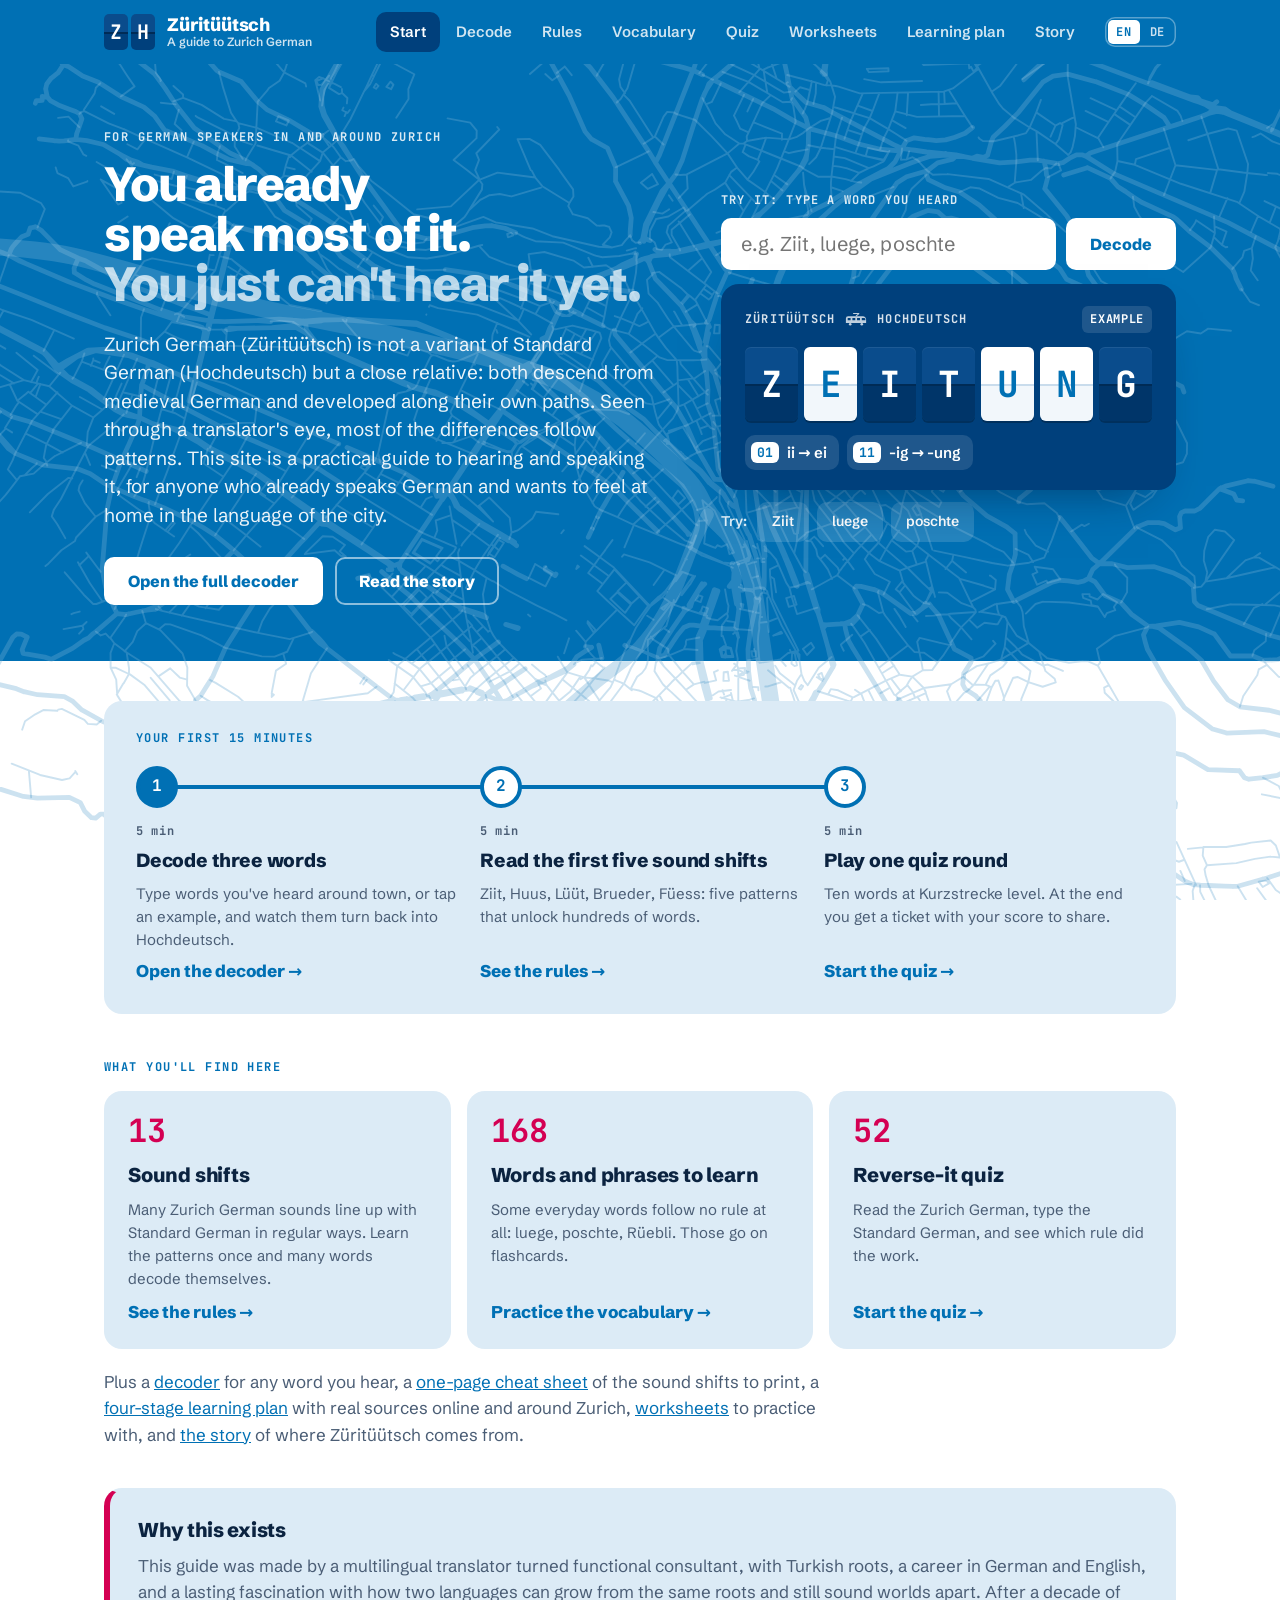
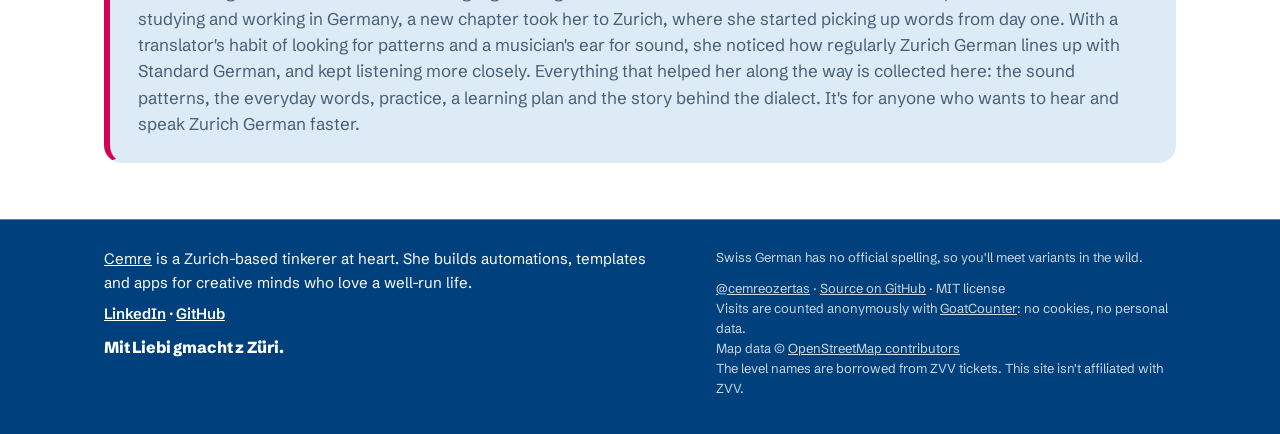
<file: index.html>
<!DOCTYPE html>
<html lang="en">
<head>
  <meta charset="utf-8">
  <script>
    // The English site lives at /zurituutsch/, the German one at /zurituutsch/de/, so a shared link always opens and previews in its own language.
    // Old links with ?lang=de or ?lang=en are sent to the matching address.
    (function () {
      var page = document.documentElement.getAttribute("data-page-lang") || "en", q = null;
      try { q = new URLSearchParams(location.search).get("lang"); } catch (e) { /* old browser */ }
      if ((q === "en" || q === "de") && q !== page) location.replace((q === "de" ? "de/" : "../") + (location.protocol === "file:" ? "index.html" : "") + location.hash);
    })();
  </script>
  <meta name="viewport" content="width=device-width, initial-scale=1">
  <title>Züritüütsch · A guide to Zurich German</title>
  <meta name="description" content="A guide to Zurich German for anyone who already speaks German: sound patterns, a two-way decoder, flashcards, a quiz, a learning plan and the story behind the dialect.">
  <meta name="theme-color" content="#0070B4">
  <link rel="canonical" href="https://cemreozertas.github.io/zurituutsch/">
  <link rel="alternate" hreflang="en" href="https://cemreozertas.github.io/zurituutsch/">
  <link rel="alternate" hreflang="de" href="https://cemreozertas.github.io/zurituutsch/de/">
  <link rel="alternate" hreflang="x-default" href="https://cemreozertas.github.io/zurituutsch/">
  <!-- Link previews (LinkedIn, WhatsApp, Slack, X) -->
  <meta property="og:type" content="website">
  <meta property="og:site_name" content="Züritüütsch">
  <meta property="og:locale" content="en_US">
  <meta property="og:locale:alternate" content="de_CH">
  <meta property="og:title" content="Züritüütsch: a guide to Zurich German">
  <meta property="og:description" content="Sound patterns, a two-way decoder, flashcards, a quiz and a learning plan for German speakers in and around Zurich.">
  <meta property="og:url" content="https://cemreozertas.github.io/zurituutsch/">
  <meta property="og:image" content="https://cemreozertas.github.io/zurituutsch/og-image.png">
  <meta property="og:image:width" content="1200">
  <meta property="og:image:height" content="630">
  <meta property="og:image:alt" content="A departure board flipping the Zurich German word Ziitig into Zeitung, over a map of Zurich">
  <meta name="twitter:card" content="summary_large_image">
  <link rel="icon" href="data:image/svg+xml,<svg xmlns='http://www.w3.org/2000/svg' viewBox='0 0 32 32'><rect width='32' height='32' rx='6' fill='%230070B4'/><rect x='2.5' y='6' width='13' height='20' rx='3' fill='%2300407C'/><rect x='16.5' y='6' width='13' height='20' rx='3' fill='%2300407C'/><rect x='2.5' y='15.5' width='27' height='1' fill='%230070B4'/><text x='9' y='21.5' font-family='monospace' font-size='14' font-weight='700' fill='white' text-anchor='middle'>Z</text><text x='23' y='21.5' font-family='monospace' font-size='14' font-weight='700' fill='white' text-anchor='middle'>H</text></svg>">
  <link rel="preload" href="fonts/jetbrains-mono-latin-700-normal.woff2" as="font" type="font/woff2" crossorigin>
  <link rel="stylesheet" href="styles.css">
</head>
<body>
  <a class="skip" href="#main">Skip to content</a>

  <header class="topbar">
    <div class="wrap topbar-row">
      <a class="brand" href="#start" aria-label="Züritüütsch, a guide to Zurich German: start page">
        <span class="brand-flaps" aria-hidden="true"><span class="brand-flap">Z</span><span class="brand-flap">H</span></span>
        <span class="brand-name">Züritüütsch <span>A guide to Zurich German</span></span>
      </a>
      <nav class="tabs" aria-label="Sections">
        <a href="#start" data-view="start">Start</a>
        <a href="#decode" data-view="decode">Decode</a>
        <a href="#rules" data-view="rules">Rules</a>
        <a href="#cards" data-view="cards">Vocabulary</a>
        <a href="#quiz" data-view="quiz">Quiz</a>
        <a href="#worksheets" data-view="worksheets">Worksheets</a>
        <a href="#plan" data-view="plan">Learning plan</a>
        <a href="#story" data-view="story">Story</a>
      </nav>
      <div class="lang-switch" role="group" aria-label="Language / Sprache">
        <a href="./" data-lang="en" lang="en" hreflang="en" title="English">EN</a>
        <a href="de/" data-lang="de" lang="de" hreflang="de" title="Deutsch">DE</a>
      </div>
    </div>
  </header>

  <main id="main">

    <!-- START -->
    <section class="view" id="view-start" data-view="start" aria-labelledby="start-title">
      <div class="band band-start">
        <div class="wrap start-hero">
          <div class="start-copy">
            <p class="kicker">For German speakers in and around Zurich</p>
            <h1 id="start-title">You already speak most of it. <span>You just can't hear it yet.</span></h1>
            <p class="lede">Zurich German (Züritüütsch) is not a variant of Standard German (Hochdeutsch) but a close relative: both descend from medieval German and developed along their own paths. Seen through a translator's eye, most of the differences follow patterns. This site is a practical guide to hearing and speaking it, for anyone who already speaks German and wants to feel at home in the language of the city.</p>
            <div class="start-actions">
              <a class="btn btn-light" href="#decode">Open the full decoder</a>
              <a class="btn btn-on-blue" href="#story">Read the story</a>
            </div>
          </div>
          <div class="start-try">
            <form class="decoder decoder-mini" id="start-form" autocomplete="off">
            <label for="start-input" id="start-label">Try it: type a word you heard</label>
            <div class="field-row">
              <input id="start-input" type="text" placeholder="e.g. Ziit, luege, poschte" spellcheck="false" autocapitalize="off">
              <button type="submit" class="btn btn-light">Decode</button>
            </div>
          </form>
          <div class="board board-mini" id="start-board" aria-live="polite">
            <div class="board-head">
              <span class="board-label">Züritüütsch</span>
              <span class="board-arrow"><svg class="tram" viewBox="0 0 30 18" aria-hidden="true" focusable="false"><path d="M11 .8h8L15 4.2" fill="none" stroke="currentColor" stroke-width="1.4" stroke-linejoin="round"/><path fill="currentColor" fill-rule="evenodd" d="M4 4.5h20.5c2.5 0 4.5 2 4.5 4.5v5H1V7.5a3 3 0 0 1 3-3ZM3.5 7h4v3.2h-4Zm6.5 0h4v3.2h-4Zm6.5 0h4v3.2h-4Zm6.5 0h3.2a1.8 1.8 0 0 1 1.8 1.8v1.4h-5Z"/><circle cx="7" cy="15.6" r="1.8" fill="currentColor"/><circle cx="23" cy="15.6" r="1.8" fill="currentColor"/></svg></span>
              <span class="board-label">Hochdeutsch</span>
              <span class="board-status" id="start-status">Example</span>
            </div>
            <div class="flaps" id="start-flaps"></div>
            <div class="board-foot" id="start-foot"></div>
          </div>
            <div class="chips chips-on-blue" id="start-examples" aria-label="Try an example"></div>
          </div>
        </div>
      </div>

      <div class="wrap start-body">
        <section class="path" aria-labelledby="path-title">
          <p class="path-label" id="path-title">Your first 15 minutes</p>
          <ol class="path-stops">
            <li class="path-stop">
              <span class="path-dot" aria-hidden="true">1</span>
              <span class="path-time">5 min</span>
              <h2>Decode three words</h2>
              <p>Type words you've heard around town, or tap an example, and watch them turn back into Hochdeutsch.</p>
              <a class="link-arrow" href="#decode">Open the decoder</a>
            </li>
            <li class="path-stop">
              <span class="path-dot" aria-hidden="true">2</span>
              <span class="path-time">5 min</span>
              <h2>Read the first five sound shifts</h2>
              <p><span lang="gsw">Ziit</span>, <span lang="gsw">Huus</span>, <span lang="gsw">Lüüt</span>, <span lang="gsw">Brueder</span>, <span lang="gsw">Füess</span>: five patterns that unlock hundreds of words.</p>
              <a class="link-arrow" href="#rules">See the rules</a>
            </li>
            <li class="path-stop">
              <span class="path-dot" aria-hidden="true">3</span>
              <span class="path-time">5 min</span>
              <h2>Play one quiz round</h2>
              <p>Ten words at Kurzstrecke level. At the end you get a ticket with your score to share.</p>
              <a class="link-arrow" href="#quiz">Start the quiz</a>
            </li>
          </ol>
        </section>

        <p class="section-label">What you'll find here</p>
        <div class="intro-grid">
          <div class="intro-card">
            <span class="num" data-count="rules">13</span>
            <h2>Sound shifts</h2>
            <p>Many Zurich German sounds line up with Standard German in regular ways. Learn the patterns once and many words decode themselves.</p>
            <a class="link-arrow" href="#rules">See the rules</a>
          </div>
          <div class="intro-card">
            <span class="num" id="vocab-count">74</span>
            <h2>Words and phrases to learn</h2>
            <p>Some everyday words follow no rule at all: luege, poschte, Rüebli. Those go on flashcards.</p>
            <a class="link-arrow" href="#cards">Practice the vocabulary</a>
          </div>
          <div class="intro-card">
            <span class="num" data-count="quiz">52</span>
            <h2>Reverse-it quiz</h2>
            <p>Read the Zurich German, type the Standard German, and see which rule did the work.</p>
            <a class="link-arrow" href="#quiz">Start the quiz</a>
          </div>
        </div>

        <p class="start-more">Plus a <a href="#decode">decoder</a> for any word you hear, a <a href="cheat-sheet.pdf" download>one-page cheat sheet</a> of the sound shifts to print, a <a href="#plan">four-stage learning plan</a> with real sources online and around Zurich, <a href="#worksheets">worksheets</a> to practice with, and <a href="#story">the story</a> of where Züritüütsch comes from.</p>

        <aside class="about-note" aria-labelledby="about-title">
          <h2 id="about-title">Why this exists</h2>
          <p>This guide was made by a multilingual translator turned functional consultant, with Turkish roots, a career in German and English, and a lasting fascination with how two languages can grow from the same roots and still sound worlds apart. After a decade of studying and working in Germany, a new chapter took her to Zurich, where she started picking up words from day one. With a translator's habit of looking for patterns and a musician's ear for sound, she noticed how regularly Zurich German lines up with Standard German, and kept listening more closely. Everything that helped her along the way is collected here: the sound patterns, the everyday words, practice, a learning plan and the story behind the dialect. It's for anyone who wants to hear and speak Zurich German faster.</p>
        </aside>
      </div>
    </section>

    <!-- DECODE -->
    <section class="view" id="view-decode" data-view="decode" aria-labelledby="decode-title" hidden>
      <div class="band">
        <div class="wrap">
          <p class="kicker">For German speakers in and around Zurich</p>
          <h1 id="decode-title">Type a word, <span>watch the board decode it.</span></h1>

          <form class="decoder" id="decoder-form" autocomplete="off">
            <label for="decoder-input" id="decoder-label">Type a word you heard</label>
            <div class="field-row">
              <input id="decoder-input" type="text" placeholder="e.g. Ziitig, Chuchi, Hüüser" spellcheck="false" autocapitalize="off">
              <button type="submit" class="btn btn-light">Decode</button>
            </div>
          </form>

          <div class="board" id="board" aria-live="polite">
            <div class="board-head">
              <button type="button" class="dir-toggle" id="dir-toggle" aria-label="Switch direction">
                <span class="board-label" id="board-from">Züritüütsch</span>
                <span class="board-arrow" aria-hidden="true"><svg class="tram" viewBox="0 0 30 18" aria-hidden="true" focusable="false"><path d="M11 .8h8L15 4.2" fill="none" stroke="currentColor" stroke-width="1.4" stroke-linejoin="round"/><path fill="currentColor" fill-rule="evenodd" d="M4 4.5h20.5c2.5 0 4.5 2 4.5 4.5v5H1V7.5a3 3 0 0 1 3-3ZM3.5 7h4v3.2h-4Zm6.5 0h4v3.2h-4Zm6.5 0h4v3.2h-4Zm6.5 0h3.2a1.8 1.8 0 0 1 1.8 1.8v1.4h-5Z"/><circle cx="7" cy="15.6" r="1.8" fill="currentColor"/><circle cx="23" cy="15.6" r="1.8" fill="currentColor"/></svg></span>
                <span class="board-label" id="board-to">Hochdeutsch</span>
                <svg class="swap" viewBox="0 0 16 16" aria-hidden="true" focusable="false"><path d="M2 5h10.5M10 2l3 3-3 3M14 11H3.5M6 8l-3 3 3 3" fill="none" stroke="currentColor" stroke-width="1.6" stroke-linecap="round" stroke-linejoin="round"/></svg>
              </button>
              <span class="board-status" id="board-status">Example</span>
            </div>
            <div class="flaps" id="board-flaps"></div>
            <div class="board-foot" id="board-foot"></div>
          </div>

          <div class="chips chips-on-blue" id="decoder-examples" aria-label="Try an example"></div>

          <aside class="next-stop" id="next-stop" aria-labelledby="next-stop-title">
            <span class="next-stop-tag">Next stop?</span>
            <div class="next-stop-body">
              <h2 id="next-stop-title">Decode a whole message, not just one word</h2>
              <p>Paste a chat, a text or a note from your neighbor, like <span lang="gsw" class="next-stop-sample">«Häsch morn Ziit? Gömmer go poschte?»</span>, and see every word explained, including the merged ones like <span lang="gsw">häsch</span> and <span lang="gsw">gömmer</span>.</p>
              <div class="next-stop-ask" id="next-stop-ask">
                <p class="next-stop-q">Would you use it?</p>
                <div class="next-stop-actions">
                  <button type="button" class="btn btn-light btn-sm" data-vote="yes">Yes, I'd use it</button>
                  <button type="button" class="btn btn-on-blue btn-sm" data-vote="no">Not really</button>
                </div>
              </div>
              <p class="next-stop-thanks" id="next-stop-thanks" aria-live="polite" hidden></p>
            </div>
          </aside>
        </div>
      </div>

    </section>

    <!-- RULES -->
    <section class="view" id="view-rules" data-view="rules" aria-labelledby="rules-title" hidden>
      <div class="band band-head">
        <div class="wrap">
          <div class="page-head">
            <p class="kicker">Learn the patterns · <span data-count="rules"></span> sound shifts</p>
            <h2 id="rules-title">The sound shifts</h2>
            <p>Each rule pairs a Hochdeutsch sound with the Züritüütsch sound you hear in its place, with examples and a tip for hearing it in reverse. The number stays the same everywhere in the app.</p>
            <p class="head-actions"><a class="btn btn-light btn-sm" href="cheat-sheet.pdf" download>Download the cheat sheet (PDF)</a></p>
          </div>
        </div>
      </div>
      <div class="wrap page">
        <p class="note">The rules are a learner's shortcut, not history: Zurich German didn't come from Hochdeutsch. Both grew out of medieval German, and for the vowels it was actually Hochdeutsch that changed, while Zurich German kept the older sound. <a href="#story-4">The Story tab explains how.</a></p>
        <ol class="rules" id="rules-list"></ol>
        <h3 class="sub">Grammar shortcuts</h3>
        <div class="grammar-grid" id="grammar-grid"></div>
      </div>
    </section>

    <!-- FLASHCARDS -->
    <section class="view" id="view-cards" data-view="cards" aria-labelledby="cards-title" hidden>
      <div class="band band-head band-wall">
        <div class="wrap">
          <div class="page-head">
            <p class="kicker">Practice · <span data-count="vocab"></span> words and phrases</p>
            <h2 id="cards-title">Vocabulary</h2>
            <p>The words the sound rules can't explain, sorted by topic and by how hard they are. Practice them as flashcards, or browse the whole list.</p>
          </div>
        </div>
      </div>
      <div class="wrap page">

        <div class="level-bar" id="word-levels" role="group" aria-label="Level"></div>
        <p class="level-desc" id="word-level-desc"></p>
        <div class="chips topic-chips" id="card-filters" role="group" aria-label="Topic"></div>

        <div class="toolbar mode-bar">
          <div class="seg" role="group" aria-label="View">
            <button type="button" data-mode="cards" aria-pressed="true">Flashcards</button>
            <button type="button" data-mode="list" aria-pressed="false">List</button>
          </div>
          <button class="dir-toggle on-light" id="card-direction" type="button"></button>
        </div>

        <div id="cards-mode">
          <div class="card-stage">
            <button class="flashcard" id="flashcard" type="button">
              <span class="card-face card-front" id="card-front"></span>
              <span class="card-face card-back" id="card-back"></span>
            </button>
          </div>
          <div class="card-controls">
            <button class="btn btn-ghost" id="card-again" type="button">Again <kbd>←</kbd></button>
            <span class="card-progress" id="card-progress"></span>
            <button class="btn btn-primary" id="card-known" type="button">Knew it <kbd>→</kbd></button>
          </div>
          <p class="small-print">Click the card or press space to flip it. Progress is saved in this browser only. <button class="link-btn" id="card-reset" type="button">Reset progress</button></p>
        </div>

        <div id="list-mode" hidden>
          <div class="word-list" id="word-list"></div>
        </div>
      </div>
    </section>

    <!-- QUIZ -->
    <section class="view" id="view-quiz" data-view="quiz" aria-labelledby="quiz-title" hidden>
      <div class="band band-head band-wall">
        <div class="wrap">
          <div class="page-head">
            <p class="kicker">Test yourself · <span data-count="quiz"></span> questions</p>
            <h2 id="quiz-title">Reverse it into Hochdeutsch</h2>
            <p>Read the Züritüütsch, then type the Hochdeutsch. Afterwards you'll see which rule did the work.</p>
          </div>
        </div>
      </div>
      <div class="wrap page">
        <div class="level-bar level-bar-3" id="quiz-levels" role="group" aria-label="Quiz level"></div>
        <div class="toolbar">
          <p class="level-desc" id="quiz-level-desc"></p>
          <span class="score" id="quiz-score"></span>
        </div>
        <div class="quiz-card">
          <div class="quiz-meta"><span id="quiz-count"></span></div>
          <p class="quiz-prompt" id="quiz-prompt"></p>
          <form id="quiz-form" class="field-row" autocomplete="off">
            <label for="quiz-input" class="visually-hidden">Your answer in Hochdeutsch</label>
            <input id="quiz-input" type="text" placeholder="Hochdeutsch…" spellcheck="false" autocapitalize="off">
            <button type="submit" class="btn btn-primary" id="quiz-submit">Check</button>
          </form>
          <div id="quiz-feedback" class="quiz-feedback" aria-live="polite"></div>
        </div>
      </div>
    </section>

    <!-- PLAN -->
    <section class="view" id="view-plan" data-view="plan" aria-labelledby="plan-title" hidden>
      <div class="band band-head">
        <div class="wrap">
          <div class="page-head">
            <p class="kicker">Listen and read · <span data-count="sources"></span> sources</p>
            <h2 id="plan-title">Learning plan</h2>
            <p>A step-by-step plan from short and predictable to fast and unscripted, with real sources online and around Zurich. Each card says what you'll actually hear, because not everything on Swiss media is Zurich German.</p>
          </div>
        </div>
      </div>
      <div class="wrap page">
        <div class="toolbar plan-tools">
          <div class="chips topic-chips" id="plan-filters" role="group" aria-label="Show sources"></div>
          <button class="chip chip-toggle" id="plan-free" type="button" aria-pressed="false">Free only</button>
        </div>
        <ol class="plan-stages" id="plan-list"></ol>
        <aside class="habit">
          <span class="habit-label">The habit that makes it stick</span>
          <p id="habit-text"></p>
        </aside>
        <p class="small-print plan-checked" id="plan-checked"></p>
      </div>
    </section>

    <!-- WORKSHEETS -->
    <section class="view" id="view-worksheets" data-view="worksheets" aria-labelledby="ws-title" hidden>
      <div class="band band-head band-wall">
        <div class="wrap">
          <div class="page-head">
            <p class="kicker">Read and write · <span data-count="worksheets"></span></p>
            <h2 id="ws-title">Worksheets</h2>
            <p>Longer texts with exercises: read, decode, match, fill the gaps, then listen to the real thing and write your own. Work on screen, or print the sheet and use a pen.</p>
          </div>
        </div>
      </div>
      <div class="wrap page">
        <div id="ws-index">
          <div class="level-bar" id="ws-levels" role="group" aria-label="Worksheet level"></div>
          <p class="level-desc" id="ws-level-desc"></p>
          <div class="ws-list" id="ws-list"></div>
        </div>
        <article class="ws" id="ws-sheet" hidden></article>
      </div>
    </section>

    <!-- STORY -->
    <section class="view" id="view-story" data-view="story" aria-labelledby="story-title" hidden>
      <div class="band band-head">
        <div class="wrap">
          <div class="page-head">
            <p class="kicker">Background · <span data-count="story"></span> chapters</p>
            <h2 id="story-title">The story of Züritüütsch</h2>
            <p>Where the dialect comes from, why it sounds the way it does, and why the Swiss write something else. Read the headlines for the short version, or open any of them for the details and sources.</p>
          </div>
        </div>
      </div>
      <div class="wrap page">
        <div class="story-tools">
          <button type="button" class="btn btn-ghost btn-sm" id="story-toggle-all">Open all</button>
        </div>
        <ol class="story" id="story-list"></ol>
      </div>
    </section>
  </main>

  <footer class="footer">
    <div class="wrap footer-row">
      <div class="footer-about">
        <p class="footer-bio"><a href="https://github.com/cemreozertas">Cemre</a> is a Zurich-based tinkerer at heart. She builds automations, templates and apps for creative minds who love a well-run life.</p>
        <p class="footer-links"><a href="https://www.linkedin.com/in/cemreozertas/">LinkedIn</a> · <a href="https://github.com/cemreozertas">GitHub</a></p>
        <p class="footer-sign" lang="gsw">Mit Liebi gmacht z Züri.</p>
      </div>
      <div class="footer-meta">
        <p>Swiss German has no official spelling, so you'll meet variants in the wild.</p>
        <p><a href="https://github.com/cemreozertas">@cemreozertas</a> · <a href="https://github.com/" id="repo-link">Source on GitHub</a> · MIT license<br>Visits are counted anonymously with <a href="https://www.goatcounter.com/">GoatCounter</a>: no cookies, no personal data.<br>Map data © <a href="https://www.openstreetmap.org/copyright">OpenStreetMap contributors</a><br>The level names are borrowed from ZVV tickets. This site isn't affiliated with ZVV.</p>
      </div>
    </div>
  </footer>

  <script src="data.js"></script>
  <script src="worksheets.js"></script>
  <script src="content-de.js"></script>
  <script src="app.js"></script>
</body>
</html>
</file>
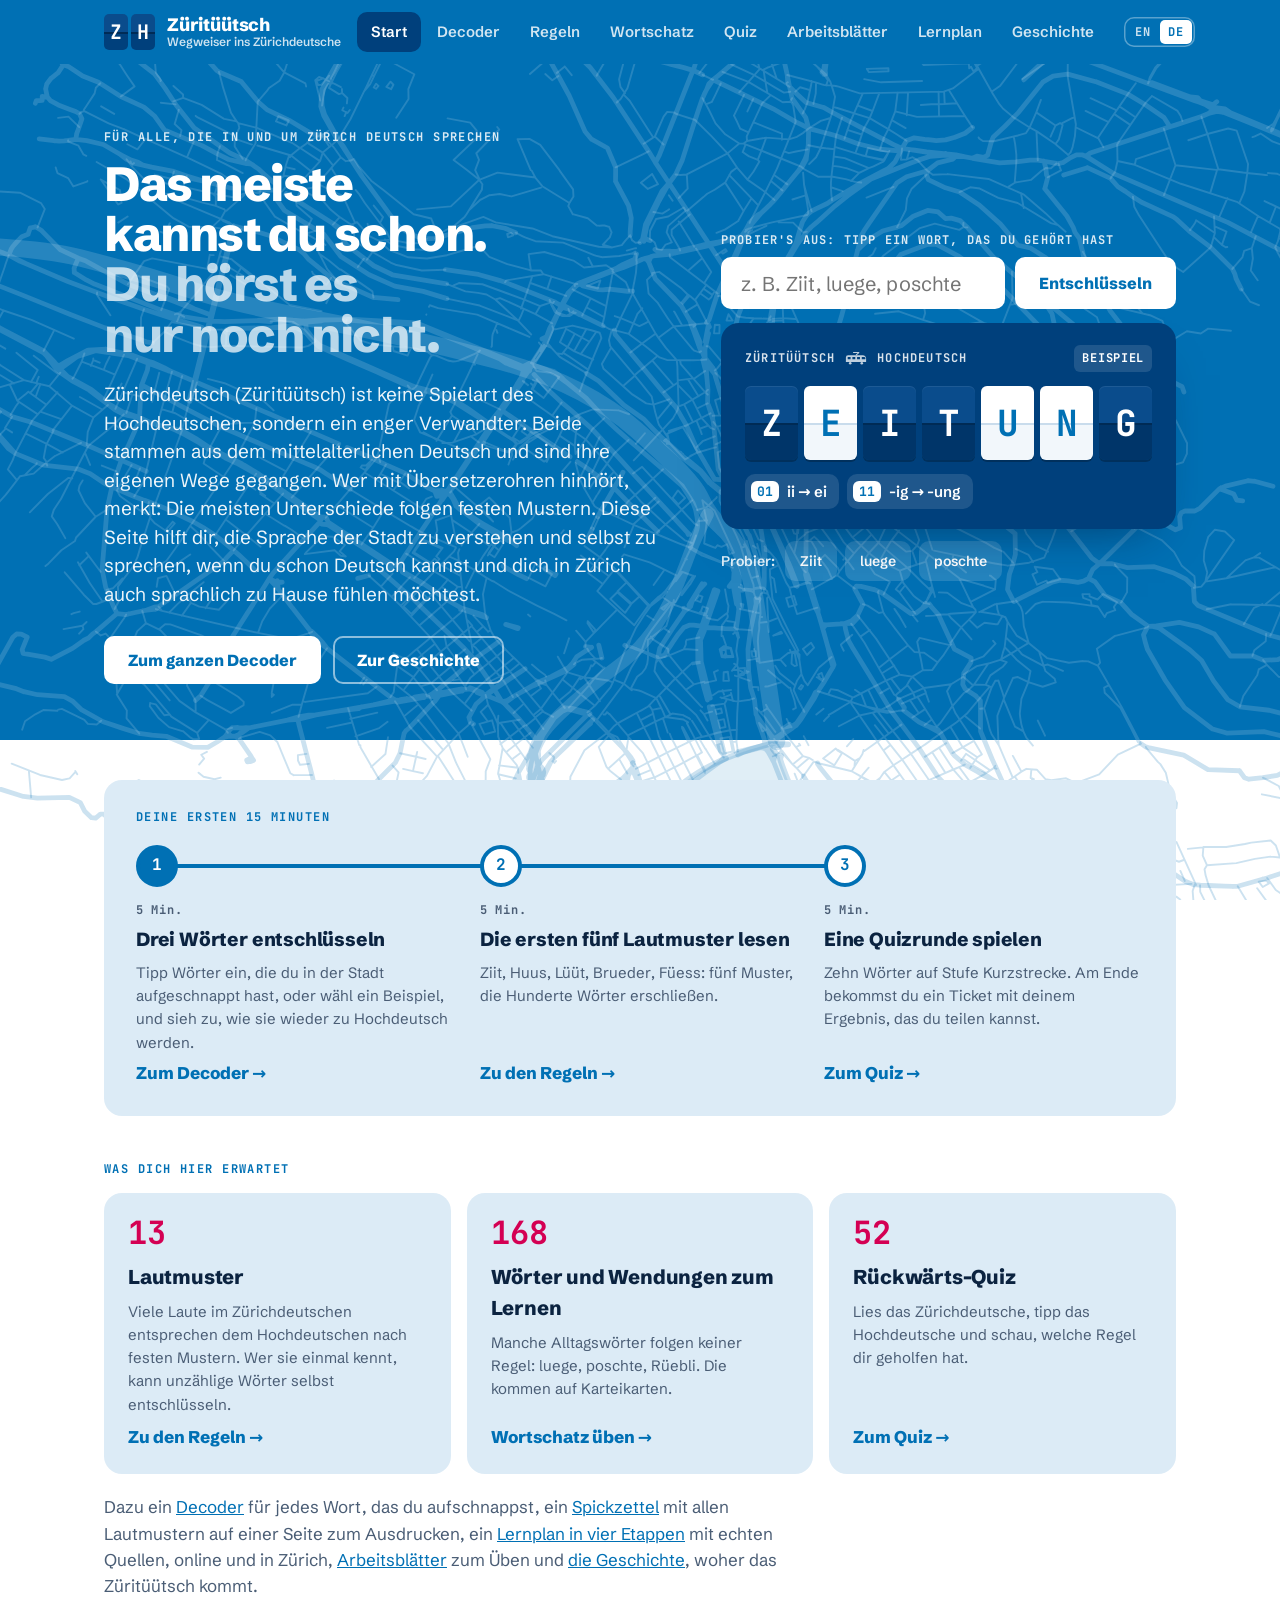
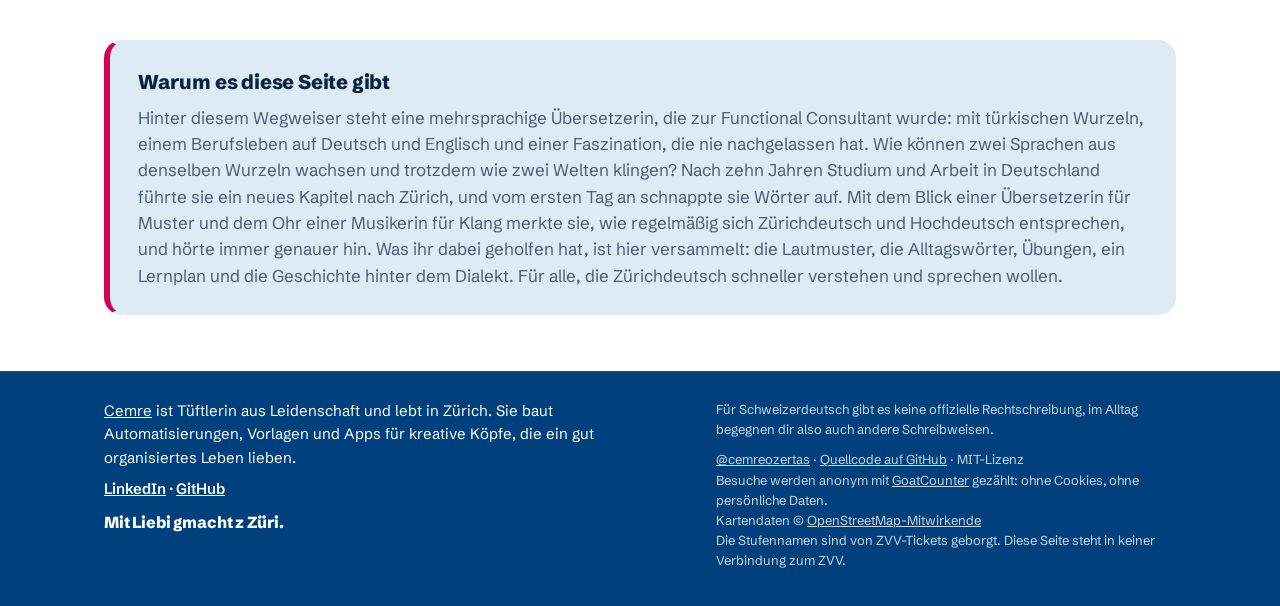
<file: de/index.html>
<!DOCTYPE html>
<!-- Generated from index.html by tools/make-de.js. Don't edit this file: change index.html and run the script again. -->
<html lang="de" data-page-lang="de">
<head>
  <meta charset="utf-8">
  <script>
    // The English site lives at /zurituutsch/, the German one at /zurituutsch/de/, so a shared link always opens and previews in its own language.
    // Old links with ?lang=de or ?lang=en are sent to the matching address.
    (function () {
      var page = document.documentElement.getAttribute("data-page-lang") || "en", q = null;
      try { q = new URLSearchParams(location.search).get("lang"); } catch (e) { /* old browser */ }
      if ((q === "en" || q === "de") && q !== page) location.replace((q === "de" ? "de/" : "../") + (location.protocol === "file:" ? "index.html" : "") + location.hash);
    })();
  </script>
  <meta name="viewport" content="width=device-width, initial-scale=1">
  <title>Züritüütsch · Wegweiser ins Zürichdeutsche</title>
  <meta name="description" content="Ein Wegweiser ins Zürichdeutsche für alle, die schon Deutsch können: Lautmuster, ein Decoder in beide Richtungen, Karteikarten, ein Quiz, ein Lernplan und die Geschichte hinter dem Dialekt.">
  <meta name="theme-color" content="#0070B4">
  <link rel="canonical" href="https://cemreozertas.github.io/zurituutsch/de/">
  <link rel="alternate" hreflang="en" href="https://cemreozertas.github.io/zurituutsch/">
  <link rel="alternate" hreflang="de" href="https://cemreozertas.github.io/zurituutsch/de/">
  <link rel="alternate" hreflang="x-default" href="https://cemreozertas.github.io/zurituutsch/">
  <!-- Link previews (LinkedIn, WhatsApp, Slack, X) -->
  <meta property="og:type" content="website">
  <meta property="og:site_name" content="Züritüütsch">
  <meta property="og:locale" content="de_CH">
  <meta property="og:locale:alternate" content="en_US">
  <meta property="og:title" content="Züritüütsch: ein Wegweiser ins Zürichdeutsche">
  <meta property="og:description" content="Lautmuster, ein Decoder in beide Richtungen, Karteikarten, ein Quiz und ein Lernplan für alle, die in und um Zürich Deutsch sprechen.">
  <meta property="og:url" content="https://cemreozertas.github.io/zurituutsch/de/">
  <meta property="og:image" content="https://cemreozertas.github.io/zurituutsch/og-image-de.png">
  <meta property="og:image:width" content="1200">
  <meta property="og:image:height" content="630">
  <meta property="og:image:alt" content="Eine Anzeigetafel verwandelt das zürichdeutsche Wort Ziitig in Zeitung, über einem Stadtplan von Zürich">
  <meta name="twitter:card" content="summary_large_image">
  <link rel="icon" href="data:image/svg+xml,<svg xmlns='http://www.w3.org/2000/svg' viewBox='0 0 32 32'><rect width='32' height='32' rx='6' fill='%230070B4'/><rect x='2.5' y='6' width='13' height='20' rx='3' fill='%2300407C'/><rect x='16.5' y='6' width='13' height='20' rx='3' fill='%2300407C'/><rect x='2.5' y='15.5' width='27' height='1' fill='%230070B4'/><text x='9' y='21.5' font-family='monospace' font-size='14' font-weight='700' fill='white' text-anchor='middle'>Z</text><text x='23' y='21.5' font-family='monospace' font-size='14' font-weight='700' fill='white' text-anchor='middle'>H</text></svg>">
  <link rel="preload" href="../fonts/jetbrains-mono-latin-700-normal.woff2" as="font" type="font/woff2" crossorigin>
  <link rel="stylesheet" href="../styles.css">
</head>
<body>
  <a class="skip" href="#main">Skip to content</a>

  <header class="topbar">
    <div class="wrap topbar-row">
      <a class="brand" href="#start" aria-label="Züritüütsch, a guide to Zurich German: start page">
        <span class="brand-flaps" aria-hidden="true"><span class="brand-flap">Z</span><span class="brand-flap">H</span></span>
        <span class="brand-name">Züritüütsch <span>A guide to Zurich German</span></span>
      </a>
      <nav class="tabs" aria-label="Sections">
        <a href="#start" data-view="start">Start</a>
        <a href="#decode" data-view="decode">Decode</a>
        <a href="#rules" data-view="rules">Rules</a>
        <a href="#cards" data-view="cards">Vocabulary</a>
        <a href="#quiz" data-view="quiz">Quiz</a>
        <a href="#worksheets" data-view="worksheets">Worksheets</a>
        <a href="#plan" data-view="plan">Learning plan</a>
        <a href="#story" data-view="story">Story</a>
      </nav>
      <div class="lang-switch" role="group" aria-label="Language / Sprache">
        <a href="../" data-lang="en" lang="en" hreflang="en" title="English">EN</a>
        <a href="./" data-lang="de" lang="de" hreflang="de" title="Deutsch">DE</a>
      </div>
    </div>
  </header>

  <main id="main">

    <!-- START -->
    <section class="view" id="view-start" data-view="start" aria-labelledby="start-title">
      <div class="band band-start">
        <div class="wrap start-hero">
          <div class="start-copy">
            <p class="kicker">For German speakers in and around Zurich</p>
            <h1 id="start-title">You already speak most of it. <span>You just can't hear it yet.</span></h1>
            <p class="lede">Zurich German (Züritüütsch) is not a variant of Standard German (Hochdeutsch) but a close relative: both descend from medieval German and developed along their own paths. Seen through a translator's eye, most of the differences follow patterns. This site is a practical guide to hearing and speaking it, for anyone who already speaks German and wants to feel at home in the language of the city.</p>
            <div class="start-actions">
              <a class="btn btn-light" href="#decode">Open the full decoder</a>
              <a class="btn btn-on-blue" href="#story">Read the story</a>
            </div>
          </div>
          <div class="start-try">
            <form class="decoder decoder-mini" id="start-form" autocomplete="off">
            <label for="start-input" id="start-label">Try it: type a word you heard</label>
            <div class="field-row">
              <input id="start-input" type="text" placeholder="e.g. Ziit, luege, poschte" spellcheck="false" autocapitalize="off">
              <button type="submit" class="btn btn-light">Decode</button>
            </div>
          </form>
          <div class="board board-mini" id="start-board" aria-live="polite">
            <div class="board-head">
              <span class="board-label">Züritüütsch</span>
              <span class="board-arrow"><svg class="tram" viewBox="0 0 30 18" aria-hidden="true" focusable="false"><path d="M11 .8h8L15 4.2" fill="none" stroke="currentColor" stroke-width="1.4" stroke-linejoin="round"/><path fill="currentColor" fill-rule="evenodd" d="M4 4.5h20.5c2.5 0 4.5 2 4.5 4.5v5H1V7.5a3 3 0 0 1 3-3ZM3.5 7h4v3.2h-4Zm6.5 0h4v3.2h-4Zm6.5 0h4v3.2h-4Zm6.5 0h3.2a1.8 1.8 0 0 1 1.8 1.8v1.4h-5Z"/><circle cx="7" cy="15.6" r="1.8" fill="currentColor"/><circle cx="23" cy="15.6" r="1.8" fill="currentColor"/></svg></span>
              <span class="board-label">Hochdeutsch</span>
              <span class="board-status" id="start-status">Example</span>
            </div>
            <div class="flaps" id="start-flaps"></div>
            <div class="board-foot" id="start-foot"></div>
          </div>
            <div class="chips chips-on-blue" id="start-examples" aria-label="Try an example"></div>
          </div>
        </div>
      </div>

      <div class="wrap start-body">
        <section class="path" aria-labelledby="path-title">
          <p class="path-label" id="path-title">Your first 15 minutes</p>
          <ol class="path-stops">
            <li class="path-stop">
              <span class="path-dot" aria-hidden="true">1</span>
              <span class="path-time">5 min</span>
              <h2>Decode three words</h2>
              <p>Type words you've heard around town, or tap an example, and watch them turn back into Hochdeutsch.</p>
              <a class="link-arrow" href="#decode">Open the decoder</a>
            </li>
            <li class="path-stop">
              <span class="path-dot" aria-hidden="true">2</span>
              <span class="path-time">5 min</span>
              <h2>Read the first five sound shifts</h2>
              <p><span lang="gsw">Ziit</span>, <span lang="gsw">Huus</span>, <span lang="gsw">Lüüt</span>, <span lang="gsw">Brueder</span>, <span lang="gsw">Füess</span>: five patterns that unlock hundreds of words.</p>
              <a class="link-arrow" href="#rules">See the rules</a>
            </li>
            <li class="path-stop">
              <span class="path-dot" aria-hidden="true">3</span>
              <span class="path-time">5 min</span>
              <h2>Play one quiz round</h2>
              <p>Ten words at Kurzstrecke level. At the end you get a ticket with your score to share.</p>
              <a class="link-arrow" href="#quiz">Start the quiz</a>
            </li>
          </ol>
        </section>

        <p class="section-label">What you'll find here</p>
        <div class="intro-grid">
          <div class="intro-card">
            <span class="num" data-count="rules">13</span>
            <h2>Sound shifts</h2>
            <p>Many Zurich German sounds line up with Standard German in regular ways. Learn the patterns once and many words decode themselves.</p>
            <a class="link-arrow" href="#rules">See the rules</a>
          </div>
          <div class="intro-card">
            <span class="num" id="vocab-count">74</span>
            <h2>Words and phrases to learn</h2>
            <p>Some everyday words follow no rule at all: luege, poschte, Rüebli. Those go on flashcards.</p>
            <a class="link-arrow" href="#cards">Practice the vocabulary</a>
          </div>
          <div class="intro-card">
            <span class="num" data-count="quiz">52</span>
            <h2>Reverse-it quiz</h2>
            <p>Read the Zurich German, type the Standard German, and see which rule did the work.</p>
            <a class="link-arrow" href="#quiz">Start the quiz</a>
          </div>
        </div>

        <p class="start-more">Plus a <a href="#decode">decoder</a> for any word you hear, a <a href="../cheat-sheet.pdf" download>one-page cheat sheet</a> of the sound shifts to print, a <a href="#plan">four-stage learning plan</a> with real sources online and around Zurich, <a href="#worksheets">worksheets</a> to practice with, and <a href="#story">the story</a> of where Züritüütsch comes from.</p>

        <aside class="about-note" aria-labelledby="about-title">
          <h2 id="about-title">Why this exists</h2>
          <p>This guide was made by a multilingual translator turned functional consultant, with Turkish roots, a career in German and English, and a lasting fascination with how two languages can grow from the same roots and still sound worlds apart. After a decade of studying and working in Germany, a new chapter took her to Zurich, where she started picking up words from day one. With a translator's habit of looking for patterns and a musician's ear for sound, she noticed how regularly Zurich German lines up with Standard German, and kept listening more closely. Everything that helped her along the way is collected here: the sound patterns, the everyday words, practice, a learning plan and the story behind the dialect. It's for anyone who wants to hear and speak Zurich German faster.</p>
        </aside>
      </div>
    </section>

    <!-- DECODE -->
    <section class="view" id="view-decode" data-view="decode" aria-labelledby="decode-title" hidden>
      <div class="band">
        <div class="wrap">
          <p class="kicker">For German speakers in and around Zurich</p>
          <h1 id="decode-title">Type a word, <span>watch the board decode it.</span></h1>

          <form class="decoder" id="decoder-form" autocomplete="off">
            <label for="decoder-input" id="decoder-label">Type a word you heard</label>
            <div class="field-row">
              <input id="decoder-input" type="text" placeholder="e.g. Ziitig, Chuchi, Hüüser" spellcheck="false" autocapitalize="off">
              <button type="submit" class="btn btn-light">Decode</button>
            </div>
          </form>

          <div class="board" id="board" aria-live="polite">
            <div class="board-head">
              <button type="button" class="dir-toggle" id="dir-toggle" aria-label="Switch direction">
                <span class="board-label" id="board-from">Züritüütsch</span>
                <span class="board-arrow" aria-hidden="true"><svg class="tram" viewBox="0 0 30 18" aria-hidden="true" focusable="false"><path d="M11 .8h8L15 4.2" fill="none" stroke="currentColor" stroke-width="1.4" stroke-linejoin="round"/><path fill="currentColor" fill-rule="evenodd" d="M4 4.5h20.5c2.5 0 4.5 2 4.5 4.5v5H1V7.5a3 3 0 0 1 3-3ZM3.5 7h4v3.2h-4Zm6.5 0h4v3.2h-4Zm6.5 0h4v3.2h-4Zm6.5 0h3.2a1.8 1.8 0 0 1 1.8 1.8v1.4h-5Z"/><circle cx="7" cy="15.6" r="1.8" fill="currentColor"/><circle cx="23" cy="15.6" r="1.8" fill="currentColor"/></svg></span>
                <span class="board-label" id="board-to">Hochdeutsch</span>
                <svg class="swap" viewBox="0 0 16 16" aria-hidden="true" focusable="false"><path d="M2 5h10.5M10 2l3 3-3 3M14 11H3.5M6 8l-3 3 3 3" fill="none" stroke="currentColor" stroke-width="1.6" stroke-linecap="round" stroke-linejoin="round"/></svg>
              </button>
              <span class="board-status" id="board-status">Example</span>
            </div>
            <div class="flaps" id="board-flaps"></div>
            <div class="board-foot" id="board-foot"></div>
          </div>

          <div class="chips chips-on-blue" id="decoder-examples" aria-label="Try an example"></div>

          <aside class="next-stop" id="next-stop" aria-labelledby="next-stop-title">
            <span class="next-stop-tag">Next stop?</span>
            <div class="next-stop-body">
              <h2 id="next-stop-title">Decode a whole message, not just one word</h2>
              <p>Paste a chat, a text or a note from your neighbor, like <span lang="gsw" class="next-stop-sample">«Häsch morn Ziit? Gömmer go poschte?»</span>, and see every word explained, including the merged ones like <span lang="gsw">häsch</span> and <span lang="gsw">gömmer</span>.</p>
              <div class="next-stop-ask" id="next-stop-ask">
                <p class="next-stop-q">Would you use it?</p>
                <div class="next-stop-actions">
                  <button type="button" class="btn btn-light btn-sm" data-vote="yes">Yes, I'd use it</button>
                  <button type="button" class="btn btn-on-blue btn-sm" data-vote="no">Not really</button>
                </div>
              </div>
              <p class="next-stop-thanks" id="next-stop-thanks" aria-live="polite" hidden></p>
            </div>
          </aside>
        </div>
      </div>

    </section>

    <!-- RULES -->
    <section class="view" id="view-rules" data-view="rules" aria-labelledby="rules-title" hidden>
      <div class="band band-head">
        <div class="wrap">
          <div class="page-head">
            <p class="kicker">Learn the patterns · <span data-count="rules"></span> sound shifts</p>
            <h2 id="rules-title">The sound shifts</h2>
            <p>Each rule pairs a Hochdeutsch sound with the Züritüütsch sound you hear in its place, with examples and a tip for hearing it in reverse. The number stays the same everywhere in the app.</p>
            <p class="head-actions"><a class="btn btn-light btn-sm" href="../cheat-sheet.pdf" download>Download the cheat sheet (PDF)</a></p>
          </div>
        </div>
      </div>
      <div class="wrap page">
        <p class="note">The rules are a learner's shortcut, not history: Zurich German didn't come from Hochdeutsch. Both grew out of medieval German, and for the vowels it was actually Hochdeutsch that changed, while Zurich German kept the older sound. <a href="#story-4">The Story tab explains how.</a></p>
        <ol class="rules" id="rules-list"></ol>
        <h3 class="sub">Grammar shortcuts</h3>
        <div class="grammar-grid" id="grammar-grid"></div>
      </div>
    </section>

    <!-- FLASHCARDS -->
    <section class="view" id="view-cards" data-view="cards" aria-labelledby="cards-title" hidden>
      <div class="band band-head band-wall">
        <div class="wrap">
          <div class="page-head">
            <p class="kicker">Practice · <span data-count="vocab"></span> words and phrases</p>
            <h2 id="cards-title">Vocabulary</h2>
            <p>The words the sound rules can't explain, sorted by topic and by how hard they are. Practice them as flashcards, or browse the whole list.</p>
          </div>
        </div>
      </div>
      <div class="wrap page">

        <div class="level-bar" id="word-levels" role="group" aria-label="Level"></div>
        <p class="level-desc" id="word-level-desc"></p>
        <div class="chips topic-chips" id="card-filters" role="group" aria-label="Topic"></div>

        <div class="toolbar mode-bar">
          <div class="seg" role="group" aria-label="View">
            <button type="button" data-mode="cards" aria-pressed="true">Flashcards</button>
            <button type="button" data-mode="list" aria-pressed="false">List</button>
          </div>
          <button class="dir-toggle on-light" id="card-direction" type="button"></button>
        </div>

        <div id="cards-mode">
          <div class="card-stage">
            <button class="flashcard" id="flashcard" type="button">
              <span class="card-face card-front" id="card-front"></span>
              <span class="card-face card-back" id="card-back"></span>
            </button>
          </div>
          <div class="card-controls">
            <button class="btn btn-ghost" id="card-again" type="button">Again <kbd>←</kbd></button>
            <span class="card-progress" id="card-progress"></span>
            <button class="btn btn-primary" id="card-known" type="button">Knew it <kbd>→</kbd></button>
          </div>
          <p class="small-print">Click the card or press space to flip it. Progress is saved in this browser only. <button class="link-btn" id="card-reset" type="button">Reset progress</button></p>
        </div>

        <div id="list-mode" hidden>
          <div class="word-list" id="word-list"></div>
        </div>
      </div>
    </section>

    <!-- QUIZ -->
    <section class="view" id="view-quiz" data-view="quiz" aria-labelledby="quiz-title" hidden>
      <div class="band band-head band-wall">
        <div class="wrap">
          <div class="page-head">
            <p class="kicker">Test yourself · <span data-count="quiz"></span> questions</p>
            <h2 id="quiz-title">Reverse it into Hochdeutsch</h2>
            <p>Read the Züritüütsch, then type the Hochdeutsch. Afterwards you'll see which rule did the work.</p>
          </div>
        </div>
      </div>
      <div class="wrap page">
        <div class="level-bar level-bar-3" id="quiz-levels" role="group" aria-label="Quiz level"></div>
        <div class="toolbar">
          <p class="level-desc" id="quiz-level-desc"></p>
          <span class="score" id="quiz-score"></span>
        </div>
        <div class="quiz-card">
          <div class="quiz-meta"><span id="quiz-count"></span></div>
          <p class="quiz-prompt" id="quiz-prompt"></p>
          <form id="quiz-form" class="field-row" autocomplete="off">
            <label for="quiz-input" class="visually-hidden">Your answer in Hochdeutsch</label>
            <input id="quiz-input" type="text" placeholder="Hochdeutsch…" spellcheck="false" autocapitalize="off">
            <button type="submit" class="btn btn-primary" id="quiz-submit">Check</button>
          </form>
          <div id="quiz-feedback" class="quiz-feedback" aria-live="polite"></div>
        </div>
      </div>
    </section>

    <!-- PLAN -->
    <section class="view" id="view-plan" data-view="plan" aria-labelledby="plan-title" hidden>
      <div class="band band-head">
        <div class="wrap">
          <div class="page-head">
            <p class="kicker">Listen and read · <span data-count="sources"></span> sources</p>
            <h2 id="plan-title">Learning plan</h2>
            <p>A step-by-step plan from short and predictable to fast and unscripted, with real sources online and around Zurich. Each card says what you'll actually hear, because not everything on Swiss media is Zurich German.</p>
          </div>
        </div>
      </div>
      <div class="wrap page">
        <div class="toolbar plan-tools">
          <div class="chips topic-chips" id="plan-filters" role="group" aria-label="Show sources"></div>
          <button class="chip chip-toggle" id="plan-free" type="button" aria-pressed="false">Free only</button>
        </div>
        <ol class="plan-stages" id="plan-list"></ol>
        <aside class="habit">
          <span class="habit-label">The habit that makes it stick</span>
          <p id="habit-text"></p>
        </aside>
        <p class="small-print plan-checked" id="plan-checked"></p>
      </div>
    </section>

    <!-- WORKSHEETS -->
    <section class="view" id="view-worksheets" data-view="worksheets" aria-labelledby="ws-title" hidden>
      <div class="band band-head band-wall">
        <div class="wrap">
          <div class="page-head">
            <p class="kicker">Read and write · <span data-count="worksheets"></span></p>
            <h2 id="ws-title">Worksheets</h2>
            <p>Longer texts with exercises: read, decode, match, fill the gaps, then listen to the real thing and write your own. Work on screen, or print the sheet and use a pen.</p>
          </div>
        </div>
      </div>
      <div class="wrap page">
        <div id="ws-index">
          <div class="level-bar" id="ws-levels" role="group" aria-label="Worksheet level"></div>
          <p class="level-desc" id="ws-level-desc"></p>
          <div class="ws-list" id="ws-list"></div>
        </div>
        <article class="ws" id="ws-sheet" hidden></article>
      </div>
    </section>

    <!-- STORY -->
    <section class="view" id="view-story" data-view="story" aria-labelledby="story-title" hidden>
      <div class="band band-head">
        <div class="wrap">
          <div class="page-head">
            <p class="kicker">Background · <span data-count="story"></span> chapters</p>
            <h2 id="story-title">The story of Züritüütsch</h2>
            <p>Where the dialect comes from, why it sounds the way it does, and why the Swiss write something else. Read the headlines for the short version, or open any of them for the details and sources.</p>
          </div>
        </div>
      </div>
      <div class="wrap page">
        <div class="story-tools">
          <button type="button" class="btn btn-ghost btn-sm" id="story-toggle-all">Open all</button>
        </div>
        <ol class="story" id="story-list"></ol>
      </div>
    </section>
  </main>

  <footer class="footer">
    <div class="wrap footer-row">
      <div class="footer-about">
        <p class="footer-bio"><a href="https://github.com/cemreozertas">Cemre</a> is a Zurich-based tinkerer at heart. She builds automations, templates and apps for creative minds who love a well-run life.</p>
        <p class="footer-links"><a href="https://www.linkedin.com/in/cemreozertas/">LinkedIn</a> · <a href="https://github.com/cemreozertas">GitHub</a></p>
        <p class="footer-sign" lang="gsw">Mit Liebi gmacht z Züri.</p>
      </div>
      <div class="footer-meta">
        <p>Swiss German has no official spelling, so you'll meet variants in the wild.</p>
        <p><a href="https://github.com/cemreozertas">@cemreozertas</a> · <a href="https://github.com/" id="repo-link">Source on GitHub</a> · MIT license<br>Visits are counted anonymously with <a href="https://www.goatcounter.com/">GoatCounter</a>: no cookies, no personal data.<br>Map data © <a href="https://www.openstreetmap.org/copyright">OpenStreetMap contributors</a><br>The level names are borrowed from ZVV tickets. This site isn't affiliated with ZVV.</p>
      </div>
    </div>
  </footer>

  <script src="../data.js"></script>
  <script src="../worksheets.js"></script>
  <script src="../content-de.js"></script>
  <script src="../app.js"></script>
</body>
</html>
</file>
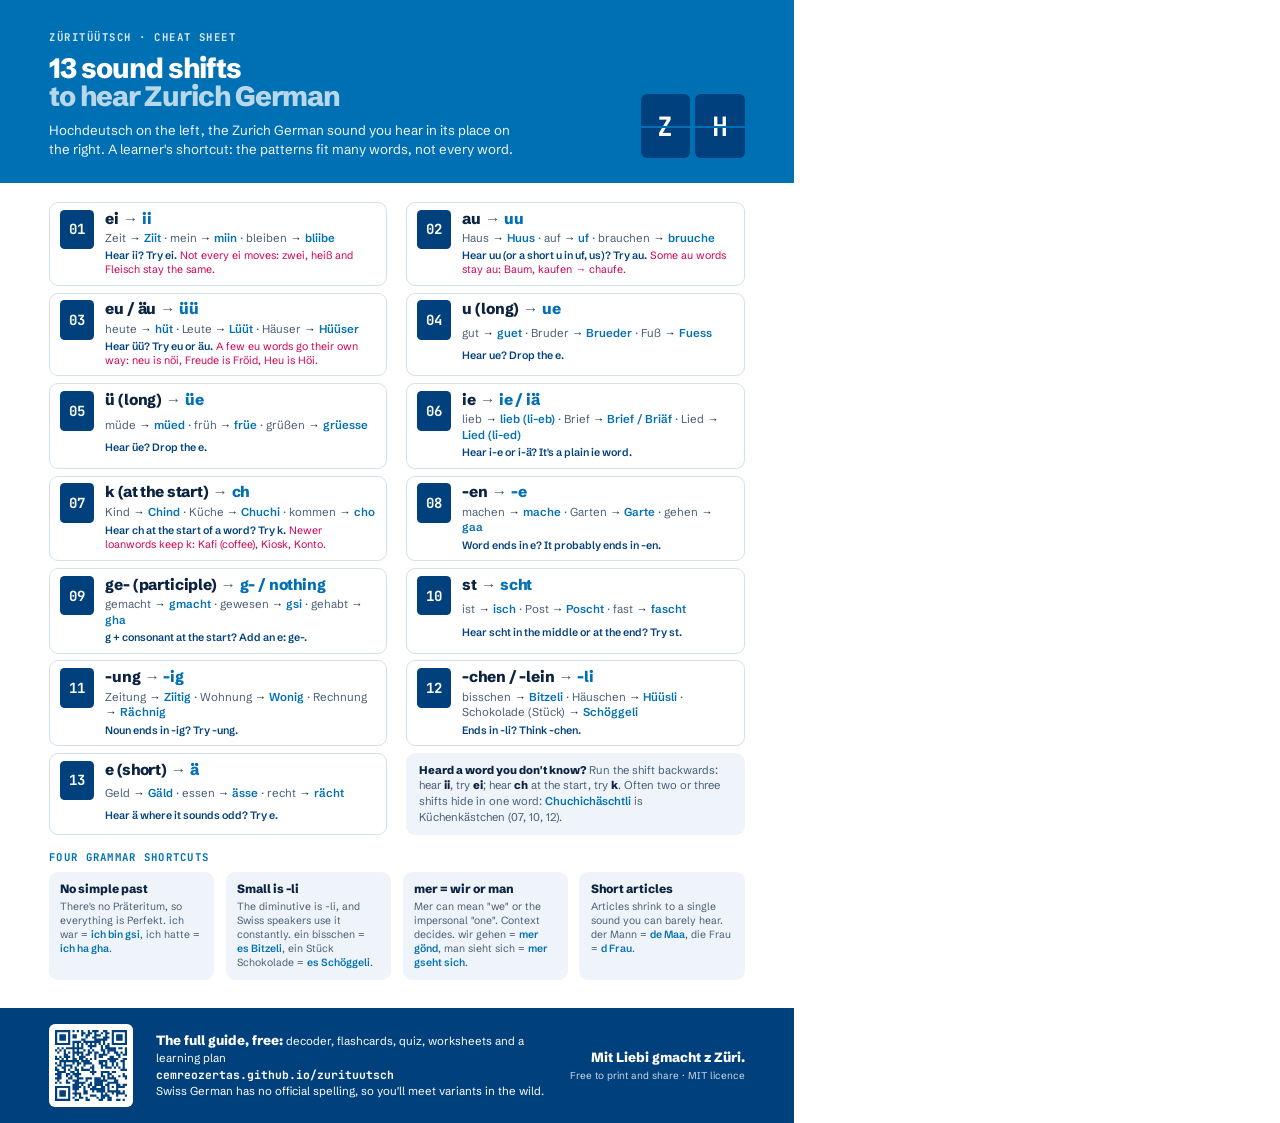
<file: tools/cheat-sheet.html>
<!DOCTYPE html>
<html lang="en">
<head>
<meta charset="utf-8">
<title>Züritüütsch cheat sheet · 13 sound shifts</title>
<!--
  Source of cheat-sheet.pdf. It reads the rules from data.js, so the sheet stays in step with the site.
  To regenerate: open this file in Chrome, Print → Save as PDF, A4, margins "None", background graphics on.
  For the German sheet (cheat-sheet-de.pdf), open it with ?lang=de: it then also reads content-de.js.
-->
<style>
@font-face { font-family: "Schibsted Grotesk"; src: url("../fonts/schibsted-grotesk-latin-400-normal.woff2") format("woff2"); font-weight: 400; }
@font-face { font-family: "Schibsted Grotesk"; src: url("../fonts/schibsted-grotesk-latin-600-normal.woff2") format("woff2"); font-weight: 600; }
@font-face { font-family: "Schibsted Grotesk"; src: url("../fonts/schibsted-grotesk-latin-800-normal.woff2") format("woff2"); font-weight: 800; }
@font-face { font-family: "JetBrains Mono"; src: url("../fonts/jetbrains-mono-latin-700-normal.woff2") format("woff2"); font-weight: 700; }
@page { size: A4; margin: 0; }
:root { --blau: #0070B4; --dunkelblau: #00407C; --magenta: #D40053; --panel: #EEF4F9; --line: #D3E1EC; --ink: #0B2340; --ink-2: #4A5D75; }
* { box-sizing: border-box; }
html, body { margin: 0; }
body { font-family: "Schibsted Grotesk", Arial, sans-serif; color: var(--ink); -webkit-print-color-adjust: exact; print-color-adjust: exact; }
.sheet { width: 210mm; height: 297mm; display: flex; flex-direction: column; overflow: hidden; }
.mono { font-family: "JetBrains Mono", monospace; font-weight: 700; }

header { background: var(--blau); color: #fff; padding: 8mm 13mm 6.5mm; display: flex; justify-content: space-between; align-items: flex-end; gap: 10mm; }
.kicker { font-size: 8pt; letter-spacing: 0.14em; text-transform: uppercase; opacity: 0.85; margin: 0 0 2.5mm; }
h1 { margin: 0; font-size: 21pt; font-weight: 800; letter-spacing: -0.03em; line-height: 1; }
h1 span { opacity: 0.72; display: block; }
.sub { margin: 3mm 0 0; font-size: 10pt; line-height: 1.4; max-width: 125mm; opacity: 0.95; }
.flaps { display: flex; gap: 1.5mm; flex: none; }
.flaps span { width: 13mm; height: 17mm; border-radius: 1.6mm; background: var(--dunkelblau); display: grid; place-items: center; font-family: "JetBrains Mono", monospace; font-weight: 700; font-size: 20pt; position: relative; }
.flaps span::after { content: ""; position: absolute; left: 0; right: 0; top: 50%; height: 0.35mm; background: var(--blau); }

main { flex: 1; padding: 5mm 13mm 4.5mm; display: flex; flex-direction: column; gap: 4mm; }
.how { background: var(--panel); border-radius: 2.4mm; padding: 2.6mm 3.4mm; font-size: 8.4pt; color: var(--ink-2); line-height: 1.4; display: flex; flex-direction: column; justify-content: center; }
.how p { margin: 0; }
.how b { color: var(--ink); }
.how i { font-style: normal; color: var(--blau); font-weight: 600; }
.rules { list-style: none; margin: 0; padding: 0; display: grid; grid-template-columns: 1fr 1fr; gap: 1.8mm 5mm; }
.rule { display: grid; grid-template-columns: 9mm 1fr; gap: 0 3mm; padding: 1.8mm 3mm 2mm 2.6mm; border: 0.35mm solid var(--line); border-radius: 2.4mm; break-inside: avoid; }
.tile { grid-row: span 3; width: 9mm; height: 10.5mm; border-radius: 1.2mm; background: var(--dunkelblau); color: #fff; display: grid; place-items: center; font-family: "JetBrains Mono", monospace; font-weight: 700; font-size: 10.5pt; }
.shift { margin: 0; font-size: 11.5pt; font-weight: 800; letter-spacing: -0.01em; line-height: 1.2; }
.shift .to { color: var(--blau); }
.shift .arr { font-weight: 600; color: var(--ink-2); margin: 0 1mm; }
.ex { margin: 0.8mm 0 0; font-size: 8.6pt; line-height: 1.35; color: var(--ink-2); }
.ex b { color: var(--ink); font-weight: 600; }
.ex i { font-style: normal; color: var(--blau); font-weight: 600; }
.tip { margin: 0.8mm 0 0; font-size: 8pt; line-height: 1.3; }
.tip .rev { color: var(--dunkelblau); font-weight: 600; }
.tip .cav { color: var(--magenta); }

.grammar-title { margin: 0 0 2mm; font-size: 8pt; letter-spacing: 0.12em; text-transform: uppercase; color: var(--blau); }
.grammar { display: grid; grid-template-columns: repeat(4, 1fr); gap: 3mm; }
.g { background: var(--panel); border-radius: 2.4mm; padding: 2.6mm 3mm; }
.g h3 { margin: 0 0 0.8mm; font-size: 9pt; font-weight: 800; }
.g p { margin: 0; font-size: 7.8pt; line-height: 1.35; color: var(--ink-2); }
.g p i { font-style: normal; color: var(--blau); font-weight: 600; }

footer { margin-top: auto; background: var(--dunkelblau); color: #fff; padding: 4mm 13mm; display: flex; align-items: center; gap: 6mm; }
.qr { background: #fff; padding: 1.6mm; border-radius: 1.6mm; flex: none; }
.qr img { display: block; width: 19mm; height: 19mm; }
.foot-text { flex: 1; font-size: 8.6pt; line-height: 1.45; }
.foot-text strong { font-size: 10pt; }
.sign { font-weight: 800; font-size: 10pt; text-align: right; flex: none; }
/* German runs longer: tighten a little so the sheet stays on one page */
html[lang="de"] main { gap: 3.5mm; padding-top: 4.5mm; }
html[lang="de"] header { padding: 7mm 13mm 5.5mm; }
html[lang="de"] footer { padding: 3.5mm 13mm; }
html[lang="de"] .rules { gap: 1.5mm 5mm; }
html[lang="de"] .rule { padding: 1.5mm 3mm 1.7mm 2.6mm; }
html[lang="de"] .ex { font-size: 8.3pt; margin-top: 0.5mm; }
html[lang="de"] .tip { font-size: 7.6pt; line-height: 1.25; margin-top: 0.6mm; }
html[lang="de"] .how { font-size: 8pt; }
html[lang="de"] .g { padding: 2.2mm 2.8mm; }
html[lang="de"] .g p { font-size: 7.5pt; line-height: 1.3; }
.sign small { display: block; font-weight: 400; font-size: 7.5pt; opacity: 0.8; margin-top: 1mm; }
</style>
</head>
<body>
<div class="sheet">
  <header>
    <div>
      <p class="kicker mono" id="t-kicker">Züritüütsch · Cheat sheet</p>
      <h1 id="t-h1">13 sound shifts <span>to hear Zurich German</span></h1>
      <p class="sub" id="t-sub">Hochdeutsch on the left, the Zurich German sound you hear in its place on the right. A learner's shortcut: the patterns fit many words, not every word.</p>
    </div>
    <div class="flaps" aria-hidden="true"><span>Z</span><span>H</span></div>
  </header>
  <main>
    <ol class="rules" id="rules"></ol>
    <section>
      <p class="grammar-title mono" id="t-grammar">Four grammar shortcuts</p>
      <div class="grammar" id="grammar"></div>
    </section>
  </main>
  <footer>
    <div class="qr"><img id="t-qr" src="qr.svg" alt=""></div>
    <div class="foot-text" id="t-foot">
      <strong>The full guide, free:</strong> decoder, flashcards, quiz, worksheets and a learning plan<br>
      <span class="mono">cemreozertas.github.io/zurituutsch</span><br>
      Swiss German has no official spelling, so you'll meet variants in the wild.
    </div>
    <div class="sign" lang="gsw">Mit Liebi gmacht z Züri.<small id="t-free">Free to print and share · MIT licence</small></div>
  </footer>
</div>
<script src="../data.js"></script>
<script src="../content-de.js"></script>
<script>
  const DE = new URLSearchParams(location.search).get("lang") === "de" ? I18N_DE : null;
  if (DE) {
    document.documentElement.lang = "de";
    document.title = "Züritüütsch-Spickzettel · 13 Lautmuster";
    RULES.forEach((r) => Object.assign(r, DE.rules[r.id] || {}));
    GRAMMAR.forEach((g, i) => Object.assign(g, DE.grammar[i] || {}));
    const T = {
      "t-kicker": "Züritüütsch · Spickzettel",
      "t-h1": "13 Lautmuster, <span>die Zürichdeutsch hörbar machen</span>",
      "t-sub": "Links das Hochdeutsche, rechts der zürichdeutsche Laut an seiner Stelle. Eine Abkürzung zum Lernen: Die Muster passen auf viele Wörter, nicht auf alle.",
      "t-grammar": "Grammatik in Kürze",
      "t-foot": "<strong>Der ganze Wegweiser, kostenlos:</strong> Decoder, Karteikarten, Quiz, Arbeitsblätter und ein Lernplan<br><span class=\"mono\">cemreozertas.github.io/zurituutsch/de</span><br>Für Schweizerdeutsch gibt es keine offizielle Rechtschreibung, im Alltag begegnen dir also auch andere Schreibweisen.",
      "t-free": "Frei zum Ausdrucken und Weitergeben · MIT-Lizenz"
    };
    Object.entries(T).forEach(([id, html]) => { document.getElementById(id).innerHTML = html; });
    document.getElementById("t-qr").src = "qr-de.svg";
  }
  const HOW = DE
    ? `<b>Ein Wort nicht verstanden?</b> Lies das Muster rückwärts: Hörst du <b>ii</b>, probier <b>ei</b>; hörst du am Wortanfang <b>ch</b>, probier <b>k</b>. Oft stecken zwei, drei Muster in einem Wort: <i>Chuchichäschtli</i> ist das Küchenkästchen (07, 10, 12).`
    : `<b>Heard a word you don't know?</b> Run the shift backwards: hear <b>ii</b>, try <b>ei</b>; hear <b>ch</b> at the start, try <b>k</b>. Often two or three shifts hide in one word: <i>Chuchichäschtli</i> is Küchenkästchen (07, 10, 12).`;
  const strip = (t) => t.replace(/ \(.*\)/, "");
  const esc = (t) => t.replace(/&/g, "&amp;").replace(/</g, "&lt;");
  document.getElementById("rules").innerHTML = RULES.map((r, i) => `
    <li class="rule">
      <span class="tile">${String(i + 1).padStart(2, "0")}</span>
      <p class="shift">${esc(r.from)}<span class="arr">→</span><span class="to">${esc(r.to)}</span></p>
      <p class="ex">${r.examples.slice(0, 3).map(([hd, zd]) => `${esc(hd)} <b>→</b> <i>${esc(zd)}</i>`).join(" · ")}</p>
      <p class="tip"><span class="rev">${esc(r.reverse)}</span>${r.caveat ? ` <span class="cav">${esc(r.caveat)}</span>` : ""}</p>
    </li>`).join("") + `
    <li class="how"><p>${HOW}</p></li>`;
  document.getElementById("grammar").innerHTML = GRAMMAR.map((g) => `
    <div class="g"><h3>${esc(g.title)}</h3><p>${esc(g.text)} ${g.examples.slice(0, 2).map(([hd, zd]) => `${esc(hd)} = <i>${esc(zd)}</i>`).join(", ")}.</p></div>`).join("");
</script>
</body>
</html>
</file>
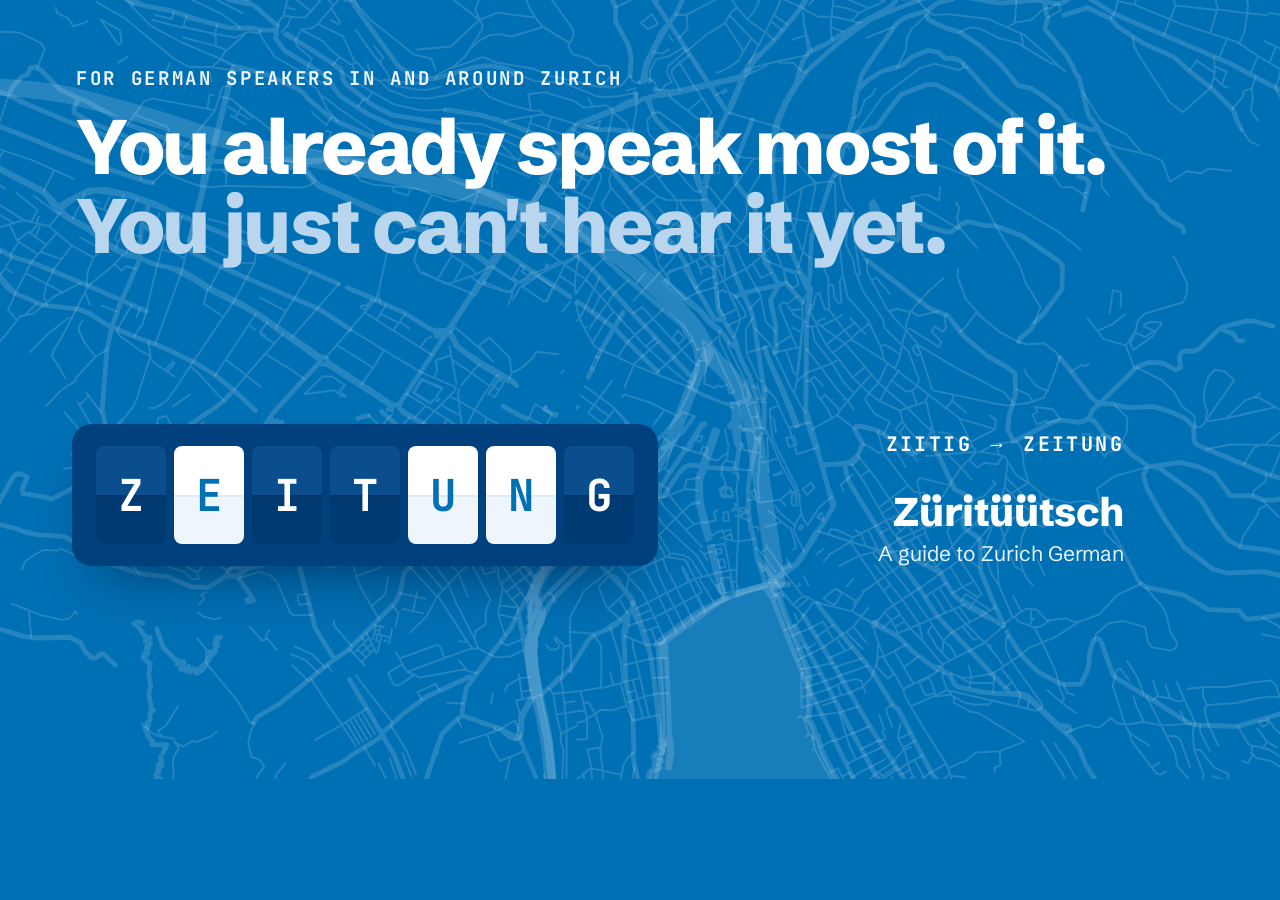
<file: tools/og-image.html>
<!DOCTYPE html>
<html lang="en"><head><meta charset="utf-8">
<title>Preview image</title>
<!--
  Source of og-image.png (English) and og-image-de.png (German): the picture that shows up when the link is shared.
  Render it at 1200 × 630. Add ?lang=de for the German version.
-->
<style>
@font-face{font-family:S;src:url(../fonts/schibsted-grotesk-latin-800-normal.woff2);font-weight:800}
@font-face{font-family:S;src:url(../fonts/schibsted-grotesk-latin-400-normal.woff2);font-weight:400}
@font-face{font-family:M;src:url(../fonts/jetbrains-mono-latin-700-normal.woff2);font-weight:700}
html,body{margin:0}
body{width:1200px;height:630px;background:#0070B4 url(../map-on-blue.svg) 50% 60%/cover no-repeat;color:#fff;font-family:S;position:relative;overflow:hidden}
.wrap{position:absolute;left:76px;top:66px;right:76px}
.kick{font-family:M;font-weight:700;font-size:19px;letter-spacing:.14em;text-transform:uppercase;opacity:.92}
h1{font-size:77px;line-height:1.03;letter-spacing:-.03em;margin:16px 0 0;font-weight:800}
h1 span{color:#B9D6EE;display:block}
.board{position:absolute;left:72px;bottom:64px;background:#00407C;border-radius:20px;padding:22px 24px;display:flex;gap:8px;box-shadow:0 30px 60px -30px rgba(0,20,50,.7)}
.t{width:70px;height:98px;border-radius:8px;display:flex;align-items:center;justify-content:center;font-family:M;font-weight:700;font-size:44px;
 background:linear-gradient(#0B4E8E 50%,#003468 50%,#003468 calc(50% + 2px),#003A72 calc(50% + 2px))}
.t.c{background:linear-gradient(#fff 50%,#DCEBF6 50%,#DCEBF6 calc(50% + 2px),#EEF5FB calc(50% + 2px));color:#0070B4}
.side{position:absolute;right:76px;bottom:64px;text-align:right}
.zd{font-family:M;font-weight:700;font-size:20px;letter-spacing:.12em}
.name{font-size:40px;font-weight:800;letter-spacing:-.01em;margin-top:30px}
.sub{font-size:21px;opacity:.9;margin-top:4px}
</style></head><body>
<div class="wrap"><div class="kick" id="kick">For German speakers in and around Zurich</div>
<h1 id="h1">You already speak most of it.<span>You just can't hear it yet.</span></h1></div>
<div class="board"><div class="t">Z</div><div class="t c">E</div><div class="t">I</div><div class="t">T</div><div class="t c">U</div><div class="t c">N</div><div class="t">G</div></div>
<div class="side"><div class="zd">ZIITIG → ZEITUNG</div><div class="name">Züritüütsch</div><div class="sub" id="sub">A guide to Zurich German</div></div>
<script>
if (new URLSearchParams(location.search).get("lang") === "de") {
  document.documentElement.lang = "de";
  document.getElementById("kick").textContent = "Für alle, die in und um Zürich Deutsch sprechen";
  document.getElementById("h1").innerHTML = "Das meiste kannst du schon.<span>Du hörst es nur noch nicht.</span>";
  document.getElementById("sub").textContent = "Wegweiser ins Zürichdeutsche";
}
</script>
</body></html>
</file>
<file: styles.css>
/* Züri-Tüütsch Decoder · "Abfahrt" in Zürich city colours */

@font-face { font-family: "Schibsted Grotesk"; src: url("fonts/schibsted-grotesk-latin-400-normal.woff2") format("woff2"); font-weight: 400; font-display: swap; }
@font-face { font-family: "Schibsted Grotesk"; src: url("fonts/schibsted-grotesk-latin-600-normal.woff2") format("woff2"); font-weight: 600; font-display: swap; }
@font-face { font-family: "Schibsted Grotesk"; src: url("fonts/schibsted-grotesk-latin-800-normal.woff2") format("woff2"); font-weight: 800; font-display: swap; }
@font-face { font-family: "JetBrains Mono"; src: url("fonts/jetbrains-mono-latin-700-normal.woff2") format("woff2"); font-weight: 700; font-display: swap; }

:root {
  /* Zürich city palette */
  --blau: #0070B4;          /* main colour, with white */
  --dunkelblau: #00407C;    /* flaps, text on light, depth */
  --magenta: #D40053;       /* the one accent colour: answers, levels, exceptions, false friends */

  --white: #FFFFFF;
  --ground: #FFFFFF;
  --panel: #EEF4F9;         /* second neutral: blue-tinted */
  --line: #D3E1EC;
  --ink: #0B2340;           /* deep blue-black for body text */
  --ink-2: #4A5D75;
  --flap: #00407C;
  --flap-top: #0A4C8C;
  --hinge: #002B55;

  --magenta-soft: #FBE6EE;
  --blau-soft: #DCEBF6;     /* right answers */

  /* One radius scale: tiles 6, every control 10, every card 18 */
  --r-xs: 6px;
  --r-sm: 10px;
  --r: 10px;
  --r-lg: 18px;

  --font: "Schibsted Grotesk", system-ui, -apple-system, "Segoe UI", Roboto, Arial, sans-serif;
  --mono: "JetBrains Mono", ui-monospace, "SF Mono", Menlo, Consolas, monospace;
}

* { box-sizing: border-box; }
html { -webkit-text-size-adjust: 100%; }
body {
  margin: 0;
  background: var(--ground);
  color: var(--ink);
  font-family: var(--font);
  font-size: 1.0625rem;
  line-height: 1.55;
  -webkit-font-smoothing: antialiased;
}
a { color: var(--blau); }
a:hover { color: var(--dunkelblau); }
.wrap { max-width: 1120px; margin: 0 auto; padding: 0 24px; }
[hidden] { display: none !important; }

.skip { position: absolute; left: -999px; top: 8px; z-index: 100; background: var(--dunkelblau); color: #fff; padding: 8px 12px; border-radius: var(--r-sm); }
.skip:focus { left: 8px; }
.visually-hidden { position: absolute; width: 1px; height: 1px; overflow: hidden; clip: rect(0 0 0 0); white-space: nowrap; }
:focus-visible { outline: 3px solid var(--dunkelblau); outline-offset: 2px; }
.band :focus-visible, .topbar :focus-visible { outline-color: #fff; }

/* ---------- Top bar ---------- */
.topbar { background: var(--blau); color: #fff; position: sticky; top: 0; z-index: 20; }
.topbar-row { display: flex; align-items: center; gap: 16px; min-height: 64px; }
.brand { display: flex; align-items: center; gap: 12px; color: #fff; text-decoration: none; font-weight: 800; font-size: 1.125rem; letter-spacing: -0.01em; }
.brand:hover { color: #fff; }
.brand { flex: none; } .brand-name { white-space: nowrap; }
/* The descriptor sits under the name, so it fits next to the tabs in both languages */
.brand-name { line-height: 1.15; }
.brand-name span { display: block; font-weight: 600; opacity: 0.8; font-size: 0.75rem; letter-spacing: 0; }
/* Very small phones: no room for the descriptor next to the EN | DE switch */
@media (max-width: 340px) { .brand-name span { display: none; } }
@media (max-width: 380px) { html[lang="de"] .brand-name span { display: none; } }
.brand-flaps { display: inline-flex; gap: 3px; }
.brand-flap {
  width: 24px; height: 36px; border-radius: 5px; position: relative;
  background: linear-gradient(var(--flap-top) 50%, var(--hinge) 50%, var(--hinge) calc(50% + 2px), var(--flap) calc(50% + 2px));
  display: inline-flex; align-items: center; justify-content: center;
  font-family: var(--mono); font-weight: 700; font-size: 1.25rem; color: #fff;
}

.tabs { display: flex; gap: 2px; margin-left: auto; }
.tabs a { white-space: nowrap; }
/* The German tab names are longer */
@media (max-width: 1240px) { html[lang="de"] .tabs a { padding: 0 10px; } }
.tabs a {
  color: #fff; text-decoration: none; font-size: 0.9375rem; font-weight: 600;
  min-height: 40px; display: inline-flex; align-items: center;
  padding: 0 14px; border-radius: var(--r-sm); opacity: 0.82;
  transition: background-color 150ms, opacity 150ms;
}
.tabs a:hover { opacity: 1; background: rgba(255, 255, 255, 0.12); color: #fff; }
.tabs a[aria-current="page"] { opacity: 1; background: var(--dunkelblau); }

/* EN | DE switch at the top right */
.lang-switch { display: flex; gap: 2px; padding: 3px; border-radius: var(--r-sm); box-shadow: inset 0 0 0 1.5px rgba(255, 255, 255, 0.35); flex: none; }
.lang-switch a { color: #fff; text-decoration: none; font-family: var(--mono); font-size: 0.75rem; font-weight: 700; letter-spacing: 0.06em; padding: 6px 8px; border-radius: 5px; opacity: 0.8; line-height: 1; }
.lang-switch a:hover { opacity: 1; background: rgba(255, 255, 255, 0.12); color: #fff; }
.lang-switch a[aria-current="true"] { opacity: 1; background: #fff; color: var(--blau); }

/* Narrower screens: logo and language switch on top, the tabs scroll sideways underneath */
@media (max-width: 1060px) {
  .topbar-row { flex-wrap: wrap; gap: 0; padding-top: 10px; }
  .lang-switch { order: 1; margin-left: auto; }
  .tabs { order: 2; }
  .tabs { margin: 8px -24px 0; padding: 0 16px 10px; width: calc(100% + 48px); overflow-x: auto; scrollbar-width: none; }
  .tabs::-webkit-scrollbar { display: none; }
  .tabs a { white-space: nowrap; }
  .tabs { -webkit-mask-image: linear-gradient(90deg, #000 85%, transparent); mask-image: linear-gradient(90deg, #000 85%, transparent); }
}
@media (max-width: 820px) {
  .band h1 { font-size: 2.25rem; }
}

/* ---------- Buttons, chips, inputs ---------- */
.btn {
  font: inherit; font-weight: 700; font-size: 1rem; line-height: 1;
  display: inline-flex; align-items: center; justify-content: center; gap: 8px;
  min-height: 48px; padding: 0 22px; border-radius: var(--r); cursor: pointer;
  border: 2px solid transparent; transition: background-color 150ms, border-color 150ms, color 150ms;
  white-space: nowrap; text-decoration: none;
}
.btn-sm { min-height: 40px; padding: 0 16px; font-size: 0.9375rem; }
.btn-primary { background: var(--blau); color: #fff; }
.btn-primary:hover { background: var(--dunkelblau); }
.btn-light { background: #fff; color: var(--blau); }
.btn-light:hover { background: var(--panel); color: var(--dunkelblau); }
.btn-ghost { background: transparent; color: var(--blau); border-color: var(--line); }
.btn-ghost:hover { border-color: var(--blau); }
.btn:disabled { opacity: 0.45; cursor: not-allowed; }
.btn kbd { font: inherit; font-size: 0.75rem; opacity: 0.6; }
.link-btn { background: none; border: 0; padding: 0; font: inherit; color: var(--ink-2); text-decoration: underline; cursor: pointer; }
.link-btn:hover { color: var(--blau); }

.chips { display: flex; flex-wrap: wrap; gap: 8px; }
.chip {
  font: inherit; font-size: 0.875rem; font-weight: 600; cursor: pointer;
  min-height: 40px; padding: 0 14px; border-radius: var(--r-sm);
  background: var(--panel); color: var(--dunkelblau); border: 1.5px solid transparent;
  transition: background-color 150ms, border-color 150ms;
}
.chip:hover { border-color: var(--blau); }
.chip[aria-pressed="true"] { background: var(--blau); color: #fff; }
.chips-on-blue .chip { background: rgba(255, 255, 255, 0.14); color: #fff; }
.chips-on-blue .chip:hover { border-color: #fff; }

input[type="text"] {
  font: inherit; font-size: 1.25rem; min-width: 0; flex: 1;
  min-height: 52px; padding: 0 18px; border-radius: var(--r);
  border: 2px solid var(--line); background: #fff; color: var(--ink);
  transition: border-color 150ms;
}
input[type="text"]:focus { outline: none; border-color: var(--blau); }
input[type="text"]:disabled { background: var(--panel); color: var(--ink-2); }
.field-row { display: flex; gap: 10px; }
@media (max-width: 520px) { .field-row { flex-direction: column; } }

/* ---------- Decode band ---------- */
.band { background: var(--blau); color: #fff; padding: 48px 0 40px; }
.kicker { margin: 0 0 12px; font-family: var(--mono); font-size: 0.75rem; font-weight: 700; text-transform: uppercase; letter-spacing: 0.12em; opacity: 0.85; }
.band h1 { margin: 0 0 32px; font-size: 3rem; line-height: 1.05; letter-spacing: -0.03em; font-weight: 800; max-width: 820px; }
.band h1 { text-wrap: balance; }
.band h1 span { display: block; opacity: 0.72; text-wrap: balance; }

.decoder { max-width: 720px; margin-bottom: 20px; }
.decoder label { display: block; font-size: 0.875rem; font-weight: 600; margin-bottom: 8px; opacity: 0.9; }
.decoder input[type="text"] { border-color: transparent; }
.decoder input[type="text"]:focus { border-color: var(--dunkelblau); }

/* "Next stop?" vote under the decoder: a quiet card on the blue band */
.next-stop {
  display: flex; gap: 18px; align-items: flex-start;
  max-width: 820px; margin-top: 36px; padding: 20px 22px;
  border-radius: var(--r-lg); background: rgba(0, 43, 85, 0.32);
  -webkit-backdrop-filter: blur(6px); backdrop-filter: blur(6px);
  box-shadow: inset 0 0 0 1.5px rgba(255, 255, 255, 0.18);
}
.next-stop-tag {
  flex: none; font-family: var(--mono); font-size: 0.75rem; font-weight: 700;
  text-transform: uppercase; letter-spacing: 0.08em; white-space: nowrap;
  background: var(--magenta); color: #fff; padding: 5px 9px; border-radius: var(--r-xs); margin-top: 2px;
}
.next-stop h2 { margin: 0 0 6px; font-size: 1.1875rem; font-weight: 800; letter-spacing: -0.01em; line-height: 1.25; }
.next-stop p { margin: 0; }
.next-stop-body > p { opacity: 0.92; font-size: 0.9375rem; }
.next-stop-sample { font-weight: 600; white-space: nowrap; }
.next-stop-ask { display: flex; flex-wrap: wrap; align-items: center; gap: 10px 16px; margin-top: 14px; }
.next-stop-q { font-weight: 700; font-size: 0.9375rem; }
.next-stop-actions { display: flex; flex-wrap: wrap; gap: 8px; }
.next-stop-thanks { margin-top: 14px !important; font-size: 0.9375rem; }
.next-stop-thanks:focus { outline: none; }
.next-stop-thanks a { color: #fff; font-weight: 600; }
@media (max-width: 620px) {
  .next-stop { flex-direction: column; gap: 12px; padding: 18px; }
  .next-stop-sample { white-space: normal; }
}
@media print { .next-stop { display: none; } }

/* The departure board */
.board {
  background: var(--dunkelblau); border-radius: var(--r-lg); padding: 22px 24px 20px;
  box-shadow: 0 24px 48px -28px rgba(0, 20, 50, 0.6);
  container-type: inline-size; margin-bottom: 18px;
}
.board-head { display: flex; flex-wrap: wrap; align-items: center; gap: 8px 10px; margin-bottom: 16px; font-family: var(--mono); font-size: 0.75rem; font-weight: 700; text-transform: uppercase; letter-spacing: 0.1em; }
.board-label { opacity: 0.85; }
.board-arrow { opacity: 0.6; }
.board-status { white-space: nowrap; margin-left: auto; letter-spacing: 0.06em; background: rgba(255, 255, 255, 0.12); padding: 4px 8px; border-radius: var(--r-xs); }
.board-status.is-known { background: var(--magenta); }
.board-status.is-guess { background: transparent; box-shadow: inset 0 0 0 2px var(--magenta); }
.board-text { grid-column: 1 / -1; margin: 0; font-size: 2rem; font-weight: 800; letter-spacing: -0.02em; line-height: 1.15; }
.board-foot { margin-top: 16px; display: flex; flex-wrap: wrap; gap: 8px; align-items: center; font-size: 0.9375rem; min-height: 36px; }
.board-foot p { margin: 0; opacity: 0.9; }

/* Split-flap tiles (the signature) */
.flaps {
  --n: 7;
  display: grid; grid-template-columns: repeat(var(--n), minmax(0, 1fr)); gap: 6px;
  max-width: calc(var(--n) * 78px);
  perspective: 600px;
}
.flap {
  position: relative; aspect-ratio: 5 / 7; border-radius: var(--r-xs);
  background: linear-gradient(var(--flap-top) 50%, var(--hinge) 50%, var(--hinge) calc(50% + 2px), #003569 calc(50% + 2px));
  color: #fff; font-family: var(--mono); font-weight: 700;
  font-size: min(3.25rem, calc(100cqw / var(--n) * 0.62));
  display: flex; align-items: center; justify-content: center;
  text-transform: uppercase; line-height: 1;
  box-shadow: inset 0 1px 0 rgba(255, 255, 255, 0.08), 0 2px 0 rgba(0, 0, 0, 0.25);
  transform-origin: 50% 50%;
}
.flap.is-blank { color: transparent; }
.flap.is-changed {
  background: linear-gradient(#fff 50%, #C9DCEC 50%, #C9DCEC calc(50% + 2px), #F2F7FB calc(50% + 2px));
  color: var(--blau);
}
.flap.is-ticking { animation: flap-tick 90ms linear; }
@keyframes flap-tick { 0% { transform: rotateX(0); } 50% { transform: rotateX(-70deg); } 100% { transform: rotateX(0); } }

.rule-chip {
  display: inline-flex; align-items: center; gap: 8px; text-decoration: none;
  background: rgba(255, 255, 255, 0.12); color: #fff; border-radius: var(--r-sm);
  padding: 6px 12px 6px 6px; font-size: 0.9375rem; font-weight: 600;
}
.rule-chip:hover { background: rgba(255, 255, 255, 0.22); color: #fff; }
.rule-no {
  font-family: var(--mono); font-weight: 700; font-size: 0.8125rem; text-decoration: none;
  background: #fff; color: var(--blau); border-radius: var(--r-xs); padding: 3px 6px; line-height: 1.2;
}

/* Intro cards under the band */
.intro-grid { display: grid; grid-template-columns: repeat(3, 1fr); gap: 16px; padding-top: 40px; padding-bottom: 56px; }
.intro-card { background: var(--panel); border-radius: var(--r-lg); padding: 24px; display: flex; flex-direction: column; gap: 8px; }
.intro-card .num { font-family: var(--mono); font-weight: 700; font-size: 2rem; color: var(--magenta); line-height: 1; }
.intro-card h2 { margin: 4px 0 0; font-size: 1.25rem; letter-spacing: -0.01em; }
.intro-card p { margin: 0; color: var(--ink-2); font-size: 0.9375rem; flex: 1; }
.link-arrow { font-weight: 700; text-decoration: none; }
.link-arrow::after { content: " →"; }
@media (max-width: 820px) { .intro-grid { grid-template-columns: 1fr; } }

/* ---------- Inner pages ---------- */
.page { padding-top: 40px; padding-bottom: 64px; }
.page-head { max-width: 680px; margin-bottom: 28px; }
.page-head h2 { margin: 0 0 8px; font-size: 2rem; letter-spacing: -0.025em; line-height: 1.1; }
.page-head p { margin: 0; color: var(--ink-2); }
.sub { font-size: 1.375rem; margin: 48px 0 16px; letter-spacing: -0.01em; }
.toolbar { display: flex; flex-wrap: wrap; justify-content: space-between; align-items: center; gap: 12px; margin-bottom: 20px; }

/* Rules as departure rows */
.rules { list-style: none; margin: 0; padding: 0; display: grid; grid-template-columns: repeat(2, 1fr); gap: 12px; }
.rule { background: var(--panel); border-radius: var(--r-lg); padding: 20px; display: grid; grid-template-columns: auto 1fr; column-gap: 16px; row-gap: 10px; scroll-margin-top: 140px; }
.rule:target { box-shadow: 0 0 0 2px var(--blau); }
.rule-tile {
  grid-row: span 2; width: 48px; height: 60px; border-radius: var(--r-xs); position: relative;
  background: linear-gradient(#1A80BE 50%, var(--dunkelblau) 50%, var(--dunkelblau) calc(50% + 2px), var(--blau) calc(50% + 2px));
  color: #fff; font-family: var(--mono); font-weight: 700; font-size: 1.25rem;
  display: flex; align-items: center; justify-content: center;
}
.rule h3 { margin: 0; font-size: 1.375rem; letter-spacing: -0.01em; line-height: 1.2; }
.rule h3 .from { font-family: var(--mono); font-size: 1.125rem; }
.rule h3 .arrow { color: var(--blau); margin: 0 6px; }
.rule-explain { margin: 0; color: var(--ink-2); font-size: 0.9375rem; }
.rule-body { grid-column: 1 / -1; display: grid; gap: 10px; }
.pairs { list-style: none; margin: 0; padding: 0; display: flex; flex-wrap: wrap; gap: 6px; }
.pairs li { background: #fff; border-radius: var(--r-xs); padding: 4px 10px; font-size: 0.9375rem; }
.pairs .hd { color: var(--ink-2); }
.pairs .zd { font-weight: 700; color: var(--dunkelblau); }
.reverse { margin: 0; font-size: 0.9375rem; font-weight: 600; color: var(--dunkelblau); }
.reverse::before { content: "Reverse it: "; color: var(--blau); }
.caveat { margin: 0; font-size: 0.875rem; color: var(--magenta); }
.caveat::before { content: "Exception: "; font-weight: 700; }
html[lang="de"] .reverse::before { content: "Rückwärts: "; }
html[lang="de"] .caveat::before { content: "Ausnahme: "; }
@media (max-width: 820px) { .rules { grid-template-columns: 1fr; } }

.grammar-grid { display: grid; grid-template-columns: repeat(4, 1fr); gap: 12px; }
.grammar { background: var(--panel); border-radius: var(--r-lg); padding: 18px; }
.grammar h4 { margin: 0 0 6px; font-size: 1.0625rem; }
.grammar p { margin: 0 0 10px; font-size: 0.9375rem; color: var(--ink-2); }
.grammar ul { list-style: none; margin: 0; padding: 0; display: grid; gap: 4px; font-size: 0.9375rem; }
.grammar .zd { font-weight: 700; color: var(--dunkelblau); }
@media (max-width: 960px) { .grammar-grid { grid-template-columns: repeat(2, 1fr); } }
@media (max-width: 520px) { .grammar-grid { grid-template-columns: 1fr; } }

/* Flashcards: a big flap that flips on its hinge */
.card-stage { display: flex; justify-content: center; margin: 8px 0 24px; perspective: 1400px; }
.flashcard {
  position: relative; width: min(560px, 100%); aspect-ratio: 16 / 10; min-height: 260px;
  border: 0; padding: 0; background: none; cursor: pointer; font: inherit; color: inherit;
  transform-style: preserve-3d; transition: transform 420ms cubic-bezier(.3, .7, .2, 1);
}
.flashcard.is-flipped { transform: rotateX(-180deg); }
.card-face {
  position: absolute; inset: 0; backface-visibility: hidden; -webkit-backface-visibility: hidden;
  border-radius: var(--r-lg); display: flex; flex-direction: column; align-items: center; justify-content: center; gap: 10px;
  padding: 28px; text-align: center;
}
.card-face::before, .card-face::after { content: ""; position: absolute; top: calc(50% - 2px); width: 22px; height: 4px; border-radius: 2px; }
.card-face::before { left: 0; }
.card-face::after { right: 0; }
.card-front { background: var(--blau); color: #fff; box-shadow: 0 24px 48px -30px rgba(0, 40, 90, 0.6); }
.card-front::before, .card-front::after { background: var(--dunkelblau); }
.card-back { background: #fff; color: var(--dunkelblau); border: 2px solid var(--blau); transform: rotateX(180deg); }
.card-back::before, .card-back::after { background: var(--line); }
.card-word, .card-cat, .card-hint, .card-extra { position: relative; z-index: 1; }
.card-word { font-size: clamp(1.75rem, 5vw, 2.75rem); font-weight: 800; letter-spacing: -0.025em; line-height: 1.1; }
.card-cat { font-family: var(--mono); font-size: 0.75rem; font-weight: 700; text-transform: uppercase; letter-spacing: 0.1em; padding: 4px 8px; border-radius: var(--r-xs); background: rgba(255, 255, 255, 0.16); }
.card-back .card-cat { background: var(--panel); color: var(--blau); }
.card-cat.is-false-friend { background: var(--magenta); color: #fff; }
.card-hint { font-size: 0.875rem; opacity: 0.8; }
.card-extra { font-size: 0.9375rem; color: var(--ink-2); max-width: 420px; }
.card-word, .card-cat { margin-top: 0; }
.card-controls { display: flex; flex-wrap: wrap; justify-content: center; align-items: center; gap: 12px; }
#card-again { color: var(--magenta); }
#card-again:hover { border-color: var(--magenta); }
.card-progress { font-size: 0.8125rem; color: var(--ink-2); text-align: center; }
.small-print { text-align: center; font-size: 0.8125rem; color: var(--ink-2); margin-top: 18px; }

/* Quiz */
.score { font-family: var(--mono); font-size: 0.875rem; font-weight: 700; color: var(--dunkelblau); }
.quiz-card { border: 1.5px solid var(--line); border-radius: var(--r-lg); padding: 28px; max-width: 760px; }
.quiz-meta { font-family: var(--mono); font-size: 0.75rem; font-weight: 700; color: var(--ink-2); letter-spacing: 0.06em; margin-bottom: 8px; }
.quiz-prompt { margin: 0 0 20px; font-size: clamp(1.75rem, 4.4vw, 2.5rem); font-weight: 800; letter-spacing: -0.025em; line-height: 1.15; color: var(--dunkelblau); }
.quiz-feedback { margin-top: 18px; }
.fb { border-radius: var(--r); padding: 16px 18px; font-size: 0.9375rem; }
/* Right answers are light blue, wrong ones magenta */
.fb-ok { background: var(--blau-soft); }
.fb-miss { background: var(--magenta-soft); }
.fb-title { margin: 0 0 4px; font-weight: 800; }
.fb-ok .fb-title { color: var(--dunkelblau); }
.fb-miss .fb-title { color: var(--magenta); }
.fb-ok .fb-title::before { content: "✓ "; }
.fb-miss .fb-title::before { content: "✗ "; }
.fb p { margin: 0 0 6px; }
.fb-answer { font-weight: 700; }
.fb-board { background: var(--dunkelblau); border-radius: var(--r-sm); padding: 12px; margin: 10px 0 12px; container-type: inline-size; }
.fb-board .flaps { gap: 4px; max-width: calc(var(--n) * 52px); }
.fb-rules { list-style: none; margin: 8px 0 0; padding: 0; display: grid; gap: 6px; }
.fb-rules li { display: flex; gap: 8px; align-items: baseline; flex-wrap: wrap; }
.fb-rules .rule-no { background: var(--blau); color: #fff; text-decoration: none; }
.fb-actions { display: flex; flex-wrap: wrap; gap: 10px; margin-top: 12px; }

/* Plan */
.habit { margin-top: 24px; background: var(--blau); color: #fff; border-radius: var(--r-lg); padding: 24px 28px; }
.habit-label { font-family: var(--mono); font-size: 0.75rem; font-weight: 700; text-transform: uppercase; letter-spacing: 0.1em; opacity: 0.85; }
.habit p { margin: 8px 0 0; font-size: 1.125rem; }

/* Footer */
.footer { background: var(--dunkelblau); color: #fff; padding: 28px 0 36px; font-size: 0.875rem; }
.footer a { color: #fff; }
.footer-row { display: flex; flex-wrap: wrap; justify-content: space-between; gap: 24px 48px; }
.footer-row p { margin: 0; }
.footer-about { max-width: 560px; }
.footer-bio { font-size: 0.9375rem; line-height: 1.55; }
.footer-sign { margin-top: 10px !important; font-weight: 800; font-size: 1rem; letter-spacing: -0.01em; }
.footer-meta { max-width: 460px; display: grid; gap: 10px; font-size: 0.8125rem; opacity: 0.8; }

@media (prefers-reduced-motion: reduce) {
  *, *::before, *::after { animation: none !important; transition: none !important; }
}

/* ---------- Tram icon (used instead of arrows between the two languages) ---------- */
.tram { width: 1.6em; height: 0.96em; vertical-align: -0.08em; display: inline-block; }
.board-arrow { display: inline-flex; opacity: 0.75; }
.board-arrow .tram { width: 22px; height: 13px; }
.rule h3 .arrow { display: inline-flex; align-items: center; color: var(--blau); margin: 0 6px; }
.rule h3 .arrow .tram { width: 1.3em; height: 0.8em; }

/* Direction switch: the board's own "Züri → Hochdeutsch" label is the button */
.dir-toggle {
  display: inline-flex; align-items: center; gap: 10px; font: inherit; color: #fff; cursor: pointer;
  background: rgba(255, 255, 255, 0.1); border: 1px solid rgba(255, 255, 255, 0.22);
  border-radius: var(--r-sm); padding: 7px 10px; margin: -8px 0 -8px -10px; min-height: 40px;
  text-transform: inherit; letter-spacing: inherit; transition: background-color 150ms, border-color 150ms;
}
.dir-toggle:hover { background: rgba(255, 255, 255, 0.2); border-color: rgba(255, 255, 255, 0.5); }
.dir-toggle .swap { width: 16px; height: 16px; opacity: 0.85; }

/* Small note under a page intro */
.note { margin: 12px 0 0; padding: 12px 16px; background: var(--panel); border-radius: var(--r-sm); font-size: 0.9375rem; color: var(--ink-2); }

/* ---------- Levels (Words and Quiz) ---------- */
.level-bar { display: grid; grid-template-columns: repeat(4, minmax(0, 1fr)); gap: 8px; max-width: 760px; }
.level-bar-3 { grid-template-columns: repeat(3, minmax(0, 1fr)); max-width: 570px; margin-bottom: 4px; }
.level-btn {
  display: flex; flex-direction: column; align-items: flex-start; gap: 6px; text-align: left; cursor: pointer;
  font: inherit; color: var(--ink); background: #fff; border: 2px solid var(--line); border-radius: var(--r-sm);
  padding: 10px 12px; transition: border-color 150ms, background-color 150ms;
}
.level-btn:hover { border-color: var(--blau); }
.level-btn[aria-pressed="true"] { border-color: var(--blau); background: var(--panel); box-shadow: inset 0 -3px 0 var(--blau); }
.level-top { display: flex; align-items: center; gap: 8px; }
.level-name { font-weight: 800; letter-spacing: -0.01em; }
.level-sub { font-family: var(--mono); font-size: 0.75rem; font-weight: 700; color: var(--ink-2); }
.level-plain { text-transform: uppercase; letter-spacing: 0.06em; }
.level-desc { margin: 10px 0 16px; color: var(--ink-2); font-size: 0.9375rem; }
.toolbar .level-desc { margin: 0; }

/* Three little bars, like signal strength: 1 = Kurzstrecke, 2 = Zone 110, 3 = Alle Zonen */
.pips { display: inline-flex; gap: 2px; align-items: flex-end; }
.pips i { width: 5px; border-radius: 1.5px; background: var(--line); }
.pips i:nth-child(1) { height: 7px; } .pips i:nth-child(2) { height: 10px; } .pips i:nth-child(3) { height: 13px; }
.lvl-1 .pips i:nth-child(1) { background: var(--magenta); }
.lvl-2 .pips i:nth-child(-n+2) { background: var(--magenta); }
.lvl-3 .pips i { background: var(--magenta); }
.lvl-all .pips i { background: var(--dunkelblau); }

.lvl-badge { display: inline-flex; align-items: center; gap: 6px; font-family: var(--mono); font-size: 0.6875rem; font-weight: 700; text-transform: uppercase; letter-spacing: 0.08em; white-space: nowrap; }
.lvl-badge { color: var(--magenta); }
.card-corner { position: absolute; top: 14px; right: 16px; background: #fff; border-radius: var(--r-xs); padding: 4px 8px; z-index: 2; }

/* Topic chips with counts */
.topic-chips { margin-bottom: 18px; }
.chip-count { font-family: var(--mono); font-size: 0.75rem; opacity: 0.7; margin-left: 2px; }
.chip.chip-false[aria-pressed="true"] { background: var(--magenta); border-color: var(--magenta); }

/* Flashcards / List switch, and the light version of the direction toggle */
.mode-bar { border-top: 1px solid var(--line); padding-top: 16px; }
.seg { display: inline-flex; gap: 4px; padding: 4px; border-radius: var(--r-sm); background: var(--panel); }
.seg button { font: inherit; font-weight: 700; font-size: 0.9375rem; color: var(--ink-2); background: transparent; border: 0; border-radius: 7px; min-height: 40px; padding: 0 16px; cursor: pointer; }
.seg button:hover { color: var(--blau); }
.seg button[aria-pressed="true"] { background: var(--blau); color: #fff; }
.dir-toggle.on-light {
  margin: 0; color: var(--blau); background: #fff; border: 2px solid var(--line);
  font-family: var(--mono); font-size: 0.75rem; font-weight: 700; text-transform: uppercase; letter-spacing: 0.08em;
}
.dir-toggle.on-light:hover { background: var(--panel); border-color: var(--blau); }
.dir-toggle.on-light .tram { width: 20px; height: 12px; }

/* Browse list */
.word-list { display: grid; gap: 28px; }
.word-group h3 { margin: 0 0 8px; font-size: 1.125rem; letter-spacing: -0.01em; }
.word-group.is-false h3 { color: var(--magenta); }
.word-rows { list-style: none; margin: 0; padding: 0; background: #fff; border: 2px solid var(--line); border-radius: var(--r-lg); overflow: hidden; }
.word-rows li { display: grid; grid-template-columns: minmax(0, 1fr) minmax(0, 1.2fr) 112px; column-gap: 16px; row-gap: 2px; align-items: baseline; padding: 10px 16px; border-top: 1px solid var(--line); }
.word-rows li:first-child { border-top: 0; }
.w-zd { font-weight: 800; color: var(--dunkelblau); }
.w-hd { color: var(--ink); }
.word-rows .lvl-badge { justify-self: end; }
.w-extra { grid-column: 1 / -1; font-size: 0.875rem; color: var(--ink-2); }
.word-rows li.is-known .w-zd::after { content: " ✓"; color: var(--magenta); font-weight: 700; }
@media (max-width: 680px) {
  .level-bar { grid-template-columns: repeat(2, minmax(0, 1fr)); }
  .level-bar-3 { grid-template-columns: repeat(3, minmax(0, 1fr)); }
  .level-bar-3 .level-count { display: none; }
  .level-bar-3 .level-btn { padding: 9px 8px; }
  .level-bar-3 .level-top .pips { display: none; }
  .level-bar-3 .level-name { font-size: 0.875rem; }
  .word-rows li { grid-template-columns: minmax(0, 1fr) auto; }
  .w-hd { grid-column: 1 / -1; grid-row: 2; }
  /* Topics scroll sideways on phones instead of filling the screen */
  .topic-chips { flex-wrap: nowrap; overflow-x: auto; margin-right: -20px; padding-right: 20px; padding-bottom: 4px; scrollbar-width: none; }
  .topic-chips::-webkit-scrollbar { display: none; }
  .topic-chips .chip { flex: none; }
}

/* ---------- Plan: stages and source cards ---------- */
.plan-tools { align-items: center; }
.chip-toggle[aria-pressed="true"] { background: var(--dunkelblau); color: #fff; }
.plan-stages { list-style: none; margin: 0; padding: 0; display: grid; gap: 28px; }
.stage-head { display: grid; grid-template-columns: auto 1fr; gap: 16px; align-items: start; margin-bottom: 14px; max-width: 820px; }
.stage-no {
  width: 44px; height: 56px; border-radius: var(--r-xs); display: flex; align-items: center; justify-content: center;
  font-family: var(--mono); font-weight: 700; font-size: 1.5rem; color: #fff;
  background: linear-gradient(var(--flap-top) 50%, var(--hinge) 50%, var(--hinge) calc(50% + 2px), var(--flap) calc(50% + 2px));
}
.stage .when { margin: 0 0 4px; display: flex; flex-wrap: wrap; align-items: center; gap: 10px; font-family: var(--mono); font-size: 0.75rem; font-weight: 700; text-transform: uppercase; letter-spacing: 0.1em; color: var(--blau); }
.stage h3 { margin: 0 0 4px; font-size: 1.375rem; letter-spacing: -0.015em; }
.stage-text { margin: 0; color: var(--ink-2); }
.src-grid { list-style: none; margin: 0; padding: 0; display: grid; grid-template-columns: repeat(auto-fill, minmax(260px, 1fr)); gap: 12px; }
.src { background: #fff; border: 2px solid var(--line); border-radius: var(--r-lg); padding: 16px 18px; display: flex; flex-direction: column; gap: 8px; }
.src-top { display: flex; justify-content: space-between; align-items: center; gap: 8px; }
.src-kind { font-family: var(--mono); font-size: 0.6875rem; font-weight: 700; text-transform: uppercase; letter-spacing: 0.1em; color: #fff; background: var(--blau); border-radius: var(--r-xs); padding: 3px 7px; }
.src-go .src-kind { background: var(--dunkelblau); }
.src-read .src-kind { background: var(--panel); color: var(--blau); }
.src h4 { margin: 0; font-size: 1.0625rem; line-height: 1.3; }
.src h4 a { color: var(--ink); text-decoration: none; }
.src h4 a::after { content: " ↗"; color: var(--blau); }
.src h4 a:hover { color: var(--blau); text-decoration: underline; }
.src-what { margin: 0; font-size: 0.9375rem; color: var(--ink-2); }
.src-meta { margin: auto 0 0; display: flex; flex-wrap: wrap; gap: 6px; font-size: 0.75rem; }
.src-meta span { background: var(--panel); color: var(--ink-2); border-radius: var(--r-xs); padding: 3px 7px; }
.src-meta span.is-zurich { background: var(--magenta-soft); color: var(--magenta); font-weight: 700; }
.src-tip { margin: 0; font-size: 0.875rem; color: var(--ink-2); border-top: 1px solid var(--line); padding-top: 8px; }
.src-empty { margin: 0; color: var(--ink-2); font-size: 0.9375rem; }
.plan-checked { text-align: left; }

/* ---------- Worksheets ---------- */
.ws-list { display: grid; grid-template-columns: repeat(auto-fill, minmax(280px, 1fr)); gap: 14px; }
.ws-card { display: flex; flex-direction: column; gap: 6px; background: #fff; border: 2px solid var(--line); border-radius: var(--r-lg); padding: 20px; text-decoration: none; color: var(--ink); }
a.ws-card:hover { border-color: var(--blau); }
.ws-card-top { display: flex; justify-content: space-between; align-items: center; }
.ws-min { font-family: var(--mono); font-size: 0.75rem; color: var(--ink-2); }
.ws-card-title { font-size: 1.375rem; font-weight: 800; letter-spacing: -0.015em; color: var(--dunkelblau); }
.ws-card-sub { color: var(--ink-2); font-size: 0.9375rem; }
.ws-card-go { margin-top: 6px; font-weight: 700; color: var(--blau); }
.ws-card-go::after { content: " →"; }
.ws-card-soon { background: var(--panel); border-style: dashed; }
.ws-card-soon .ws-card-title { font-size: 1.0625rem; color: var(--ink); }
/* The corrections card spans the whole row, with the title and text side by side */
.ws-card-soon { grid-column: 1 / -1; flex-direction: row; flex-wrap: wrap; align-items: baseline; gap: 6px 16px; }
.ws-card-soon .ws-card-sub { flex: 1 1 320px; }

.ws { max-width: 820px; }
.ws-back { display: inline-block; margin-bottom: 16px; font-weight: 700; text-decoration: none; }
.ws-next { display: flex; flex-wrap: wrap; align-items: center; justify-content: space-between; gap: 12px; margin-top: 32px; padding-top: 20px; border-top: 2px solid var(--line); }
.ws-next .ws-back { margin: 0; }
.ws-next .btn { display: inline-flex; flex-wrap: wrap; align-items: center; gap: 4px 10px; max-width: 100%; text-align: left; }
.ws-next .btn .lvl-badge { color: #fff; }
.ws-next .btn .pips i { background: rgba(255, 255, 255, 0.35); }
.ws-next .btn.lvl-1 .pips i:nth-child(1), .ws-next .btn .lvl-1 .pips i:nth-child(1),
.ws-next .btn .lvl-2 .pips i:nth-child(-n+2), .ws-next .btn .lvl-3 .pips i { background: #fff; }
#ws-index .level-bar { margin-bottom: 8px; }
#ws-index .level-desc { margin-bottom: 20px; }
.ws-head h2 { margin: 6px 0 2px; font-size: clamp(2rem, 4.4vw, 2.75rem); letter-spacing: -0.025em; color: var(--dunkelblau); }
.ws-kicker { margin: 0; display: flex; gap: 12px; align-items: center; font-family: var(--mono); font-size: 0.75rem; font-weight: 700; text-transform: uppercase; letter-spacing: 0.08em; color: var(--ink-2); }
.ws-sub { margin: 0 0 10px; font-size: 1.125rem; color: var(--ink-2); }
.ws-proof { display: inline-block; margin: 0 0 16px; font-size: 0.8125rem; font-weight: 700; padding: 4px 10px; border-radius: var(--r-xs); }
.ws-proof.is-pending { background: var(--magenta-soft); color: var(--magenta); }
.ws-proof.is-done { background: var(--panel); color: var(--blau); }
.ws-proof a { color: inherit; }
.ws-actions { display: flex; flex-wrap: wrap; align-items: center; gap: 10px; margin-bottom: 24px; }
.ws-key-opt { font-size: 0.875rem; color: var(--ink-2); display: inline-flex; align-items: center; gap: 4px; }
.ws-text, .ws-sec { background: #fff; border: 2px solid var(--line); border-radius: var(--r-lg); padding: 22px 24px; margin-bottom: 16px; }
.ws-text h3, .ws-sec h3 { margin: 0 0 8px; font-size: 1.1875rem; display: flex; align-items: center; gap: 10px; }
.ws-text p { font-size: 1.125rem; line-height: 1.65; margin: 0 0 12px; }
.ws-trans { border-top: 1px solid var(--line); margin-top: 10px; padding-top: 10px; }
.ws-trans p { font-size: 1rem; color: var(--ink-2); }
.ws-no { font-family: var(--mono); font-size: 0.8125rem; color: #fff; background: var(--dunkelblau); border-radius: var(--r-xs); padding: 3px 8px; }
.ws-intro { margin: 0 0 14px; color: var(--ink-2); }
.ws-q { border: 0; margin: 0 0 14px; padding: 0; }
.ws-q legend { font-weight: 700; margin-bottom: 6px; }
.ws-opt { display: flex; align-items: center; gap: 10px; padding: 8px 12px; border: 1.5px solid var(--line); border-radius: var(--r-sm); margin-bottom: 6px; cursor: pointer; }
.ws-opt:hover { border-color: var(--blau); }
.ws-opt input { accent-color: var(--blau); width: 18px; height: 18px; }
.ws-opt.is-right { border-color: var(--blau); background: var(--blau-soft); }
.ws-opt.is-wrong { border-color: var(--magenta); background: var(--magenta-soft); }
.ws-rows { list-style: none; margin: 0; padding: 0; display: grid; gap: 8px; }
.ws-row { display: grid; grid-template-columns: 120px auto minmax(0, 220px) 1fr; gap: 10px; align-items: center; }
.ws-gap { display: flex; flex-wrap: wrap; align-items: center; gap: 6px; }
.ws-gap input { width: 130px; flex: 0 0 130px; }
.ws-zd { font-weight: 800; color: var(--dunkelblau); }
.ws-arrow { color: var(--blau); display: inline-flex; }
.ws-arrow .tram { width: 22px; height: 13px; }
.ws-row input, .ws-row select, .ws-lines input, .ws textarea {
  font: inherit; color: var(--ink); background: #fff; border: 2px solid var(--line); border-radius: var(--r-sm); padding: 8px 10px; min-height: 40px;
}
.ws-row input:focus, .ws-row select:focus, .ws-lines input:focus, .ws textarea:focus { outline: none; border-color: var(--blau); }
.ws-row.is-right input, .ws-row.is-right select { border-color: var(--blau); background: var(--blau-soft); }
.ws-row.is-wrong input, .ws-row.is-wrong select { border-color: var(--magenta); background: var(--magenta-soft); }
.ws-fb { display: inline-flex; flex-wrap: wrap; align-items: center; gap: 6px; font-size: 0.875rem; }
.ws-mark { font-weight: 700; color: var(--magenta); }
.ws-mark.is-ok { color: var(--blau); }
.ws-norule { font-size: 0.75rem; color: var(--ink-2); font-style: italic; }
.ws-bank { display: flex; flex-wrap: wrap; gap: 6px; align-items: center; margin: 0 0 12px; font-size: 0.875rem; color: var(--ink-2); }
.ws-chip { background: var(--panel); color: var(--dunkelblau); font-weight: 700; border-radius: var(--r-xs); padding: 3px 8px; }
.ws-source { margin: 0 0 10px; }
.ws-lines { margin: 0; padding-left: 22px; display: grid; gap: 8px; }
.ws-lines input { width: 100%; }
.ws textarea { width: 100%; resize: vertical; line-height: 1.5; }
.ws-example { margin: 8px 0 0; color: var(--ink-2); }
.ws-check { display: flex; align-items: center; gap: 12px; margin-top: 14px; }
.ws-result { font-weight: 700; color: var(--dunkelblau); }
.ws-key { display: none; }
.ws-foot { display: none; }
@media (max-width: 640px) {
  .ws-text, .ws-sec { padding: 18px 16px; }
  .ws-row { grid-template-columns: 1fr auto; }
  .ws-row .ws-arrow { display: none; }
  .ws-row input, .ws-row select { grid-column: 1 / -1; grid-row: 2; width: 100%; }
  .ws-row .ws-fb { grid-column: 1 / -1; }
}

/* ---------- Print: clean A4 worksheet ---------- */
@media print {
  @page { size: A4; margin: 16mm 14mm; }
  body { background: #fff !important; display: block; }
  .topbar, .footer, .no-print, .ws-check, #ws-index { display: none !important; }
  main::before, .band::before, .footer::before { display: none !important; }
  .band-head, .flap-wall { display: none !important; }
  main { clip-path: none !important; }
  .view:not(#view-worksheets) { display: none !important; }
  .view, .page, .wrap { padding: 0 !important; margin: 0 !important; max-width: none !important; }
  .ws { max-width: none; color: #000; }
  .ws-text, .ws-sec { border: 1px solid #999; border-radius: 6px; padding: 10px 14px; margin-bottom: 8px; }
  .ws-q, .ws-row, .ws-sec h3, .ws-intro { break-inside: avoid; break-after: avoid; }
  .ws-head h2 { font-size: 22pt; }
  .ws-text p { font-size: 11.5pt; }
  .ws-trans { display: none !important; }
  .ws-proof { border: 1px solid #999; background: none !important; color: #000 !important; }
  .ws-opt { border: 0; padding: 2px 0; margin: 0; }
  .ws-opt.is-right, .ws-opt.is-wrong { background: none; }
  .ws-row input, .ws-row select, .ws-lines input, .ws textarea, .ws-gap input {
    border: 0 !important; border-bottom: 1px solid #000 !important; border-radius: 0 !important; background: none !important; -webkit-appearance: none; appearance: none;
  }
  .ws textarea { min-height: 30mm; border: 1px solid #000 !important; }
  .ws-fb { display: none; }
  .ws-no, .ws-chip { background: none !important; color: #000 !important; border: 1px solid #000; }
  .ws-foot { display: block; margin-top: 8px; font-size: 8pt; color: #555; }
  .ws.print-key .ws-key { display: block; break-before: page; }
  .ws-key h3 { font-size: 13pt; } .ws-key h4 { font-size: 11pt; margin: 8px 0 2px; } .ws-key ol { margin: 0; font-size: 10pt; }
}

/* ---------- Blue header band on every tab except Start and Decode ---------- */
.band-head { position: relative; isolation: isolate; overflow: hidden; padding: 44px 0 40px; }
.band-head .page-head { margin-bottom: 0; max-width: 760px; }
.band-head .page-head h2 { color: #fff; font-size: 2.5rem; font-weight: 800; letter-spacing: -0.03em; }
.band-head .page-head p:not(.kicker) { color: rgba(255, 255, 255, 0.88); font-size: 1.0625rem; }
.band-head .page-head .kicker { color: #fff; }
.band-head + .wrap.page { padding-top: 28px; }
.band-head + .wrap.page > .note:first-child { margin-top: 0; margin-bottom: 24px; }
@media (max-width: 600px) { .band-head { padding: 32px 0 30px; } .band-head .page-head h2 { font-size: 2rem; } }

/* ---------- Split-flap wall: background for Decode, Vocabulary, Quiz and Worksheets ---------- */
/* On these pages there is no map at all: tiles in the blue band, pale tiles on white, a plain footer */
body[data-bg="wall"] main::before, body[data-bg="wall"] .footer::before, .band-wall::before { display: none; }
#view-decode .band::before { content: none; }
.flap-wall {
  position: absolute; inset: 0; z-index: -1; overflow: hidden; pointer-events: none;
  display: grid; grid-template-columns: repeat(var(--cols, 30), 46px); grid-auto-rows: 62px; gap: 8px;
  padding: 6px; align-content: start;
  /* calmer behind the text on the left, fuller towards the right */
  -webkit-mask-image: linear-gradient(100deg, rgba(0, 0, 0, 0.45) 0%, rgba(0, 0, 0, 0.6) 40%, #000 75%);
          mask-image: linear-gradient(100deg, rgba(0, 0, 0, 0.45) 0%, rgba(0, 0, 0, 0.6) 40%, #000 75%);
}
.flap-wall.is-fixed { position: fixed; }
.wall-tile {
  position: relative; border-radius: 5px; display: flex; align-items: center; justify-content: center;
  font-family: var(--mono); font-weight: 700; font-size: 32px; line-height: 1; color: rgba(255, 255, 255, 0.28);
  background: linear-gradient(rgba(255, 255, 255, 0.13) 50%, rgba(0, 20, 60, 0.18) 50%, rgba(0, 20, 60, 0.18) calc(50% + 2px), rgba(255, 255, 255, 0.11) calc(50% + 2px));
  transition: background-color 600ms, color 600ms;
}
.wall-tile.is-lit { background-color: rgba(255, 255, 255, 0.34); color: rgba(255, 255, 255, 0.85); }
/* On white pages: pale blue tiles */
.flap-wall.on-white .wall-tile {
  color: rgba(0, 112, 180, 0.2);
  background: linear-gradient(rgba(0, 112, 180, 0.06) 50%, rgba(0, 64, 124, 0.1) 50%, rgba(0, 64, 124, 0.1) calc(50% + 2px), rgba(0, 112, 180, 0.05) calc(50% + 2px));
}
.flap-wall.on-white .wall-tile.is-lit { background-color: rgba(0, 112, 180, 0.16); color: rgba(0, 64, 124, 0.55); }
.wall-tile.is-ticking { animation: flap-tick 220ms linear; }
@media (max-width: 820px) {
  .flap-wall { grid-template-columns: repeat(var(--cols, 10), 38px); grid-auto-rows: 52px; gap: 6px;
    -webkit-mask-image: linear-gradient(180deg, rgba(0, 0, 0, 0.35), rgba(0, 0, 0, 0.6)); mask-image: linear-gradient(180deg, rgba(0, 0, 0, 0.35), rgba(0, 0, 0, 0.6)); }
  .wall-tile { font-size: 26px; }
}

/* ---------- Start page ---------- */
.band-start { padding: 64px 0 56px; }
.start-hero { display: grid; grid-template-columns: minmax(0, 1.25fr) minmax(0, 1fr); gap: 48px; align-items: center; }
.start-copy h1 { margin-bottom: 20px; text-wrap: balance; }
.start-copy h1 span { text-wrap: balance; }
.lede { margin: 0 0 28px; font-size: 1.1875rem; line-height: 1.5; max-width: 560px; opacity: 0.92; }
.start-actions { display: flex; flex-wrap: wrap; gap: 12px; }
.btn-on-blue { background: transparent; color: #fff; border-color: rgba(255, 255, 255, 0.55); }
.btn-on-blue:hover { border-color: #fff; background: rgba(255, 255, 255, 0.1); color: #fff; }
.board-mini { margin: 0; }
.board-mini .board-head { margin-bottom: 14px; }
.start-body { padding-top: 40px; padding-bottom: 56px; }
.start-body .intro-grid { padding: 0; }
.section-label { margin: 0 0 14px; font-family: var(--mono); font-size: 0.75rem; font-weight: 700; text-transform: uppercase; letter-spacing: 0.12em; color: var(--blau); }
.start-more { margin: 20px 0 0; color: var(--ink-2); max-width: 720px; }
.about-note {
  margin-top: 40px; background: #fff; border: 2px solid var(--line); border-left: 6px solid var(--magenta);
  border-radius: var(--r-lg); padding: 24px 28px;
}
.about-note h2 { margin: 0 0 8px; font-size: 1.25rem; letter-spacing: -0.01em; }
.about-note p { margin: 0; color: var(--ink-2); }
@media (max-width: 820px) {
  .band-start { padding: 40px 0 40px; }
  .start-hero { grid-template-columns: minmax(0, 1fr); gap: 32px; }
  .lede { font-size: 1.0625rem; }
}

/* ---------- Story page (accordion) ---------- */
.story-tools { display: flex; justify-content: flex-end; max-width: 820px; margin-bottom: 12px; }
.story { list-style: none; margin: 0; padding: 0; max-width: 820px; display: grid; gap: 10px; }
.story > li { scroll-margin-top: 140px; background: #fff; border: 2px solid var(--line); border-radius: var(--r-lg); transition: border-color 0.15s; }
/* Magenta marks the chapter you are reading: border, number and stamped ticket */
.story > li.is-open { border-color: var(--magenta); }
.story > li.is-open .story-num { background: var(--magenta); }
.story h3 { margin: 0; font-size: inherit; }
.story-q {
  width: 100%; display: grid; grid-template-columns: auto 1fr auto; gap: 14px; align-items: center;
  background: none; border: 0; padding: 16px 18px; text-align: left; cursor: pointer;
  font: inherit; font-size: 1.0625rem; font-weight: 600; line-height: 1.4; color: var(--ink);
  border-radius: var(--r-lg);
}
.story-q:hover .story-title { color: var(--blau); }
.story-num {
  font-family: var(--mono); font-weight: 700; font-size: 0.8125rem; color: #fff; background: var(--dunkelblau);
  border-radius: var(--r-xs); padding: 4px 7px; line-height: 1.2; align-self: start; margin-top: 2px;
}
/* Open/close toggle: a ticket that gets stamped when the item opens */
.story-ticket { display: inline-flex; width: 40px; height: 26px; flex: none; }
.story-ticket svg { width: 100%; height: 100%; overflow: visible; }
.story-ticket .t-body { fill: var(--panel); stroke: var(--blau); stroke-width: 1.5; transition: fill 0.2s; }
.story-ticket .t-perf { stroke: var(--blau); stroke-width: 1; stroke-dasharray: 2 2; fill: none; }
.story-ticket .t-stamp { fill: none; stroke: #fff; stroke-width: 1.5; stroke-linecap: round; stroke-linejoin: round; opacity: 0; transform-origin: 13px 11px; transform: scale(1.6) rotate(-20deg); transition: opacity 0.18s, transform 0.22s; }
.story-q:hover .story-ticket .t-body { fill: #DCE9F4; }
.story-q[aria-expanded="true"] .story-ticket .t-body { fill: var(--magenta); stroke: var(--magenta); }
.story-q[aria-expanded="true"] .story-ticket .t-perf { stroke: #fff; }
.story-q[aria-expanded="true"] .story-ticket .t-stamp { opacity: 1; transform: none; }
.story-a { padding: 0 18px 18px 64px; }
.story-a p { margin: 0 0 12px; color: var(--ink-2); max-width: 640px; }
.story-src { font-size: 0.875rem; padding-top: 12px; border-top: 1px solid var(--line); }
.story-src-label { font-family: var(--mono); font-weight: 700; font-size: 0.75rem; text-transform: uppercase; letter-spacing: 0.1em; color: var(--ink); margin-right: 8px; }
@media (max-width: 600px) {
  .story-q { gap: 10px; padding: 14px; font-size: 1rem; }
  .story-a { padding: 0 14px 16px; }
}

/* ---------- Zurich street map behind the page ---------- */
/* One map, fixed to the screen: each coloured part shows it through its own window,
   so streets run straight across the edges and only change colour as the page scrolls over them.
   clip-path keeps each copy inside its own part (this also works on iPhones).
   Map data © OpenStreetMap contributors. */
.band, main, .footer { position: relative; isolation: isolate; clip-path: inset(0); }
.band::before, main::before, .footer::before {
  content: ""; position: fixed; inset: 0; z-index: -1; pointer-events: none;
  background: url("map-on-blue.svg") 50% 62% / cover no-repeat; /* 62%: keeps the lake tip in view on wide screens */
}
main::before { background-image: url("map-on-white.svg"); }
.footer::before { background-image: url("map-on-dark.svg"); }
@media (max-aspect-ratio: 3/4) {
  /* Portrait phones: the full north-south stretch, Oerlikon to the lake */
  .band::before, main::before, .footer::before { background-size: auto 100%; background-position: 54% 50%; }
}
.quiz-card { background: #fff; }

/* Short pages (Decode): the blue band stretches so the footer sits at the bottom of the screen */
body { min-height: 100vh; display: flex; flex-direction: column; }
main { flex: 1 0 auto; display: flex; flex-direction: column; }
#view-decode:not([hidden]) { flex: 1 0 auto; display: flex; flex-direction: column; }
#view-decode .band { flex: 1 0 auto; }

/* Very narrow phones: keep "translator's eye" on one line without running off the screen */
@media (max-width: 380px) {
  .band h1 { font-size: 1.875rem; }
}

/* German headlines have longer words: a touch smaller on phones so they never run off the screen */
@media (max-width: 480px) {
  html[lang="de"] .band h1 { font-size: 2rem; }
}
@media (max-width: 380px) {
  html[lang="de"] .band h1 { font-size: 1.75rem; }
}
.band h1 { hyphens: manual; overflow-wrap: break-word; }

/* ---------- Start: try the decoder right in the hero ---------- */
.start-try { min-width: 0; }
.decoder-mini { margin-bottom: 14px; }
.decoder-mini label { font-family: var(--mono); font-size: 0.75rem; font-weight: 700; text-transform: uppercase; letter-spacing: 0.1em; opacity: 0.85; }
.start-try .board-mini { margin-bottom: 12px; }
.start-try .board-foot { min-height: 0; margin-top: 14px; font-size: 0.875rem; }
.start-try .board-foot:empty { display: none; }
/* Magenta stays reserved for the numbers and the Why bar on the start page */
.start-try .board-status.is-known { background: rgba(255, 255, 255, 0.22); }
.start-try .board-status.is-guess { box-shadow: inset 0 0 0 2px rgba(255, 255, 255, 0.6); }
.chips-label { align-self: center; font-size: 0.875rem; font-weight: 600; opacity: 0.85; margin-right: 2px; }

/* ---------- Start: your first 15 minutes, drawn as a tram line with three stops ---------- */
.path { margin-bottom: 44px; background: var(--blau-soft); border-radius: var(--r-lg); padding: 28px 32px 30px; }
@media (max-width: 600px) { .path { padding: 22px 20px 24px; } }
.path-label { margin: 0 0 18px; font-family: var(--mono); font-size: 0.75rem; font-weight: 700; text-transform: uppercase; letter-spacing: 0.12em; color: var(--blau); }
.path-stops { list-style: none; margin: 0; padding: 0; display: grid; grid-template-columns: repeat(3, minmax(0, 1fr)); gap: 24px; position: relative; }
.path-stops::before { content: ""; position: absolute; left: 21px; right: calc(100% / 3 - 37px); top: 19px; height: 4px; border-radius: 2px; background: var(--blau); z-index: 0; }
.path-stop { position: relative; display: flex; flex-direction: column; gap: 6px; }
.path-dot {
  position: relative; z-index: 1; width: 42px; height: 42px; border-radius: 50%;
  display: grid; place-items: center; background: #fff; border: 4px solid var(--blau);
  font-family: var(--mono); font-weight: 700; font-size: 1rem; color: var(--blau); margin-bottom: 8px;
}
.path-stop:first-child .path-dot { background: var(--blau); color: #fff; }
.path-time { font-family: var(--mono); font-size: 0.75rem; font-weight: 700; letter-spacing: 0.06em; color: var(--ink-2); }
.path-stop h2 { margin: 0; font-size: 1.1875rem; letter-spacing: -0.01em; }
.path-stop p { margin: 0; color: var(--ink-2); font-size: 0.9375rem; flex: 1; }
@media (max-width: 820px) {
  .path-stops { grid-template-columns: minmax(0, 1fr); gap: 22px; }
  .path-stops::before { left: 19px; right: auto; top: 20px; bottom: 20px; width: 4px; height: auto; }
  .path-stop { padding-left: 62px; }
  .path-dot { position: absolute; left: 0; top: 0; margin: 0; }
}

/* ---------- Rules: download the cheat sheet ---------- */
.head-actions { margin: 18px 0 0 !important; }
.band-head .page-head .head-actions .btn { color: var(--blau); }

/* ---------- Rules and Vocabulary: "Hear it differently in your Kreis?" ---------- */
.kreis-card { margin-top: 32px; background: var(--panel); border: 2px dashed var(--line); border-radius: var(--r-lg); padding: 20px 24px; }
.kreis-card h3 { margin: 0 0 6px; font-size: 1.0625rem; }
.kreis-card p { margin: 0; color: var(--ink-2); font-size: 0.9375rem; }
.kreis-card a { font-weight: 700; }

/* ---------- Quiz: the ticket at the end of a round ---------- */
.quiz-result { display: grid; gap: 14px; }
.ticket-card {
  display: grid; grid-template-columns: minmax(0, 1fr) auto; max-width: 440px;
  background: var(--blau); color: #fff; border-radius: var(--r-lg); overflow: hidden;
  box-shadow: 0 18px 36px -24px rgba(0, 20, 50, 0.6);
}
.ticket-main { padding: 18px 22px 20px; }
.ticket-main p { margin: 0; }
.ticket-kicker { font-family: var(--mono); font-size: 0.6875rem; font-weight: 700; text-transform: uppercase; letter-spacing: 0.12em; opacity: 0.85; }
.ticket-level { display: flex; align-items: center; gap: 8px; margin-top: 10px !important; font-weight: 800; font-size: 1.25rem; letter-spacing: -0.01em; }
.ticket-level .pips i { background: rgba(255, 255, 255, 0.35); }
.ticket-card.lvl-1 .pips i:nth-child(1), .ticket-card.lvl-2 .pips i:nth-child(-n+2), .ticket-card.lvl-3 .pips i { background: #fff; }
.ticket-score { font-family: var(--mono); font-weight: 700; font-size: 2.75rem; line-height: 1.1; margin-top: 6px !important; }
.ticket-squares { display: flex; flex-wrap: wrap; gap: 4px; margin-top: 10px; }
.ticket-squares span { width: 18px; height: 18px; border-radius: 4px; }
.ticket-squares .is-right { background: #fff; }
.ticket-squares .is-wrong { background: var(--magenta); }
.ticket-stub {
  display: grid; place-items: center; padding: 0 14px; background: var(--dunkelblau);
  border-left: 2px dashed rgba(255, 255, 255, 0.45);
}
.ticket-stub span { writing-mode: vertical-rl; transform: rotate(180deg); font-family: var(--mono); font-size: 0.75rem; font-weight: 700; text-transform: uppercase; letter-spacing: 0.16em; }
.ticket-verdict { margin: 0; font-weight: 700; color: var(--dunkelblau); }
.quiz-result .fb-actions { margin-top: 0; }
.share-status { margin: 0; font-size: 0.875rem; color: var(--ink-2); min-height: 1.2em; }
.share-text { display: block; width: 100%; margin-top: 6px; font: inherit; font-size: 0.875rem; padding: 8px; border: 1.5px solid var(--line); border-radius: var(--r-sm); }

/* ---------- Footer links ---------- */
.footer-links { margin-top: 8px !important; font-size: 0.9375rem; font-weight: 600; }

@media print { .start-try, .path, .kreis-card, .head-actions { display: none; } }

/* ---------- More blue in the boxes ---------- */
/* Level buttons: the chosen level is solid blue, the others light blue */
.level-btn { background: var(--blau-soft); border-color: transparent; }
.level-btn[aria-pressed="true"] { background: var(--blau); border-color: var(--blau); color: #fff; box-shadow: none; }
.level-btn[aria-pressed="true"] .level-sub { color: rgba(255, 255, 255, 0.85); }
.level-btn[aria-pressed="true"] .pips i { background: rgba(255, 255, 255, 0.35); }
.level-btn.lvl-1[aria-pressed="true"] .pips i:nth-child(1), .level-btn.lvl-2[aria-pressed="true"] .pips i:nth-child(-n+2),
.level-btn.lvl-3[aria-pressed="true"] .pips i, .level-btn.lvl-all[aria-pressed="true"] .pips i { background: #fff; }
/* Quiz: a dark blue card, like the departure board */
.quiz-card { background: var(--dunkelblau); border-color: var(--dunkelblau); color: #fff; }
.quiz-card .quiz-prompt { color: #fff; }
.quiz-card .quiz-meta { color: rgba(255, 255, 255, 0.7); }
.quiz-card .fb { color: var(--ink); }
.quiz-card .ticket-card { background: var(--blau); box-shadow: none; }
.quiz-card .ticket-verdict { color: #fff; }
.quiz-card .share-status { color: rgba(255, 255, 255, 0.8); }
.quiz-result .btn-ghost { color: #fff; border-color: rgba(255, 255, 255, 0.5); }
.quiz-result .btn-ghost:hover { border-color: #fff; background: rgba(255, 255, 255, 0.1); }
/* Rules: light blue rule cards, solid blue grammar shortcuts */
.rule { background: var(--blau-soft); }
.grammar { background: var(--blau); color: #fff; }
.grammar p, .grammar li { color: rgba(255, 255, 255, 0.88); }
.grammar .zd { color: #fff; }
/* Light blue cards: Start, worksheets, plan sources, closed story chapters */
.intro-card { background: var(--blau-soft); }
.ws-card { background: var(--blau-soft); border-color: transparent; }
.ws-card:hover { border-color: var(--blau); }
.src { background: var(--blau-soft); border-color: transparent; }
.src-read .src-kind, .src-meta span { background: #fff; }
.src-tip { border-top-color: rgba(0, 64, 124, 0.15); }
.story > li { background: var(--blau-soft); border-color: transparent; }
.story > li.is-open { background: #fff; border-color: var(--magenta); }
.quiz-card .btn-primary { background: #fff; color: var(--blau); }
.quiz-card .btn-primary:hover { background: var(--blau-soft); color: var(--dunkelblau); }
.quiz-card :focus-visible { outline-color: #fff; }
/* Inside a worksheet, the "Why this exists" card and the Kreis card: light blue too */
.ws-text, .ws-sec { background: var(--blau-soft); border-color: transparent; }
.ws-opt { background: #fff; border-color: transparent; }
.ws-opt.is-right { border-color: var(--blau); background: var(--blau-soft); }
.ws-opt.is-wrong { border-color: var(--magenta); background: var(--magenta-soft); }
.ws-row input, .ws-row select { border-color: transparent; }
.ws-row.is-right input, .ws-row.is-right select { border-color: var(--blau); }
.ws-row.is-wrong input, .ws-row.is-wrong select { border-color: var(--magenta); }
.ws-chip { background: #fff; }
.about-note { background: var(--blau-soft); border-color: transparent; border-left-color: var(--magenta); }
.kreis-card { background: var(--blau-soft); border-color: transparent; }
@media print {
  .ws-text, .ws-sec { background: #fff !important; border: 1px solid #999 !important; }
  .ws-opt, .ws-row input, .ws-row select { border: 1px solid #999 !important; }
}
</file>
